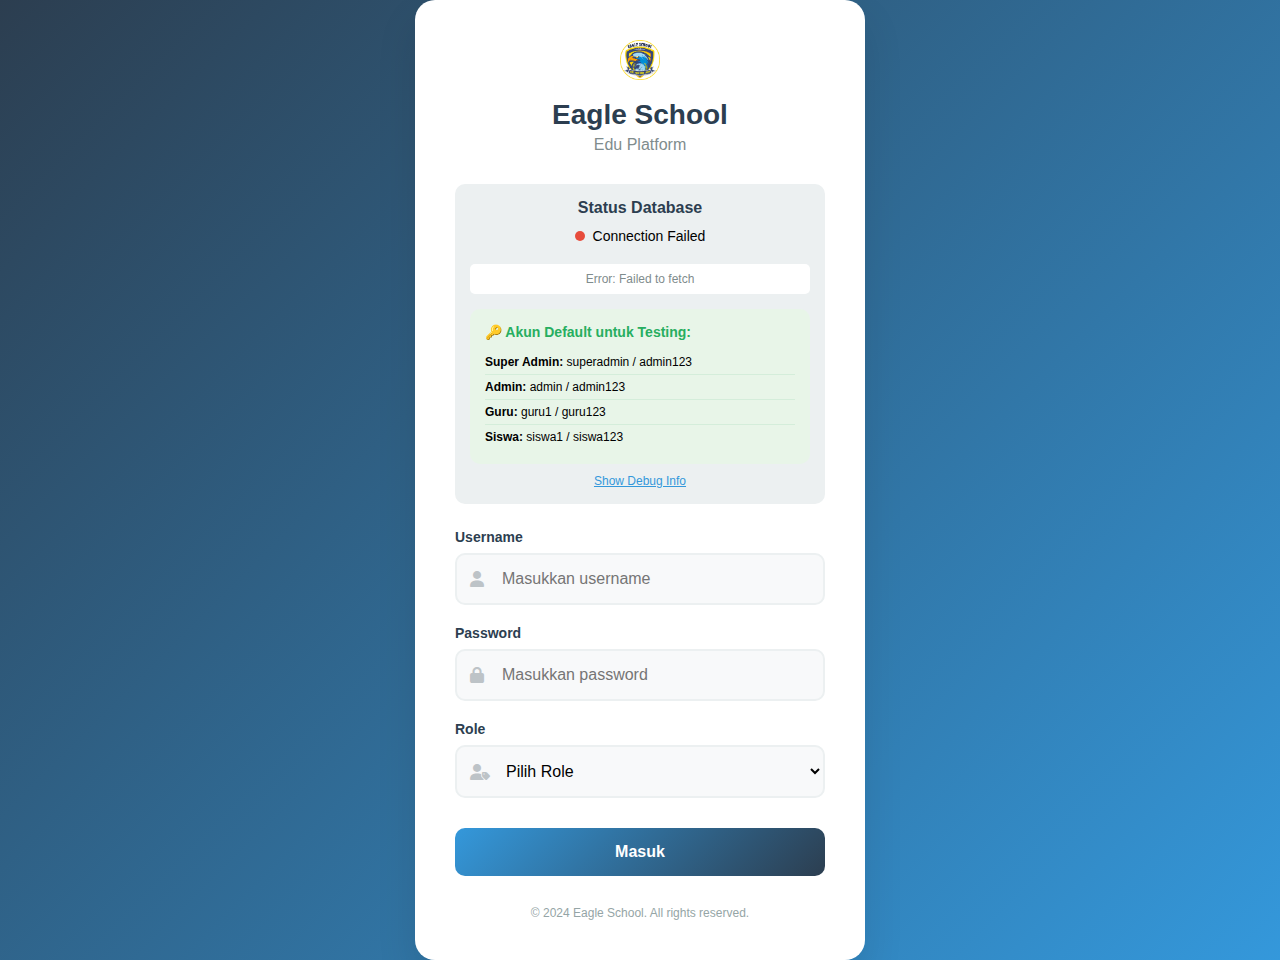
<file: index.html>
<!DOCTYPE html>
<html lang="id">
<head>
    <meta charset="UTF-8">
    <meta name="viewport" content="width=device-width, initial-scale=1.0">
    <title>Eagle School - Login</title>
    <link href="https://cdnjs.cloudflare.com/ajax/libs/font-awesome/6.0.0/css/all.min.css" rel="stylesheet">
    <style>
        * {
            margin: 0;
            padding: 0;
            box-sizing: border-box;
        }

        body {
            font-family: 'Segoe UI', Tahoma, Geneva, Verdana, sans-serif;
            background: linear-gradient(135deg, #2c3e50 0%, #3498db 100%);
            min-height: 100vh;
            display: flex;
            justify-content: center;
            align-items: center;
        }

        .login-container {
            background: white;
            border-radius: 20px;
            box-shadow: 0 20px 40px rgba(0, 0, 0, 0.1);
            padding: 40px;
            width: 100%;
            max-width: 450px;
            text-align: center;
        }

        .logo-section {
            margin-bottom: 30px;
        }

        .logo-section img {
            width: 80px;
            height: 80px;
            margin-bottom: 15px;
        }

        .logo-section h1 {
            color: #2c3e50;
            font-size: 28px;
            font-weight: 700;
            margin-bottom: 5px;
        }

        .logo-section p {
            color: #7f8c8d;
            font-size: 16px;
        }

        .config-section {
            background: #ecf0f1;
            padding: 15px;
            border-radius: 10px;
            margin-bottom: 25px;
        }

        .config-section h3 {
            color: #2c3e50;
            margin-bottom: 10px;
            font-size: 16px;
        }

        .status-indicator {
            display: inline-flex;
            align-items: center;
            gap: 8px;
            font-size: 14px;
            margin-bottom: 10px;
        }

        .status-dot {
            width: 10px;
            height: 10px;
            border-radius: 50%;
            background: #e74c3c;
        }

        .status-dot.online {
            background: #27ae60;
        }

        .config-info {
            font-size: 12px;
            color: #7f8c8d;
            background: white;
            padding: 8px;
            border-radius: 5px;
            margin-top: 10px;
        }

        .form-group {
            margin-bottom: 20px;
            text-align: left;
        }

        .form-group label {
            display: block;
            margin-bottom: 8px;
            font-weight: 600;
            color: #2c3e50;
            font-size: 14px;
        }

        .input-wrapper {
            position: relative;
        }

        .input-wrapper i {
            position: absolute;
            left: 15px;
            top: 50%;
            transform: translateY(-50%);
            color: #bdc3c7;
            font-size: 16px;
        }

        input, select {
            width: 100%;
            padding: 15px 15px 15px 45px;
            border: 2px solid #ecf0f1;
            border-radius: 10px;
            font-size: 16px;
            transition: all 0.3s ease;
            background: #f8f9fa;
        }

        input:focus, select:focus {
            outline: none;
            border-color: #3498db;
            background: white;
            box-shadow: 0 0 0 3px rgba(52, 152, 219, 0.1);
        }

        select {
            padding-left: 45px;
            cursor: pointer;
        }

        .login-btn {
            width: 100%;
            padding: 15px;
            background: linear-gradient(135deg, #3498db 0%, #2c3e50 100%);
            color: white;
            border: none;
            border-radius: 10px;
            font-size: 16px;
            font-weight: 600;
            cursor: pointer;
            transition: all 0.3s ease;
            margin-top: 10px;
        }

        .login-btn:hover:not(:disabled) {
            transform: translateY(-2px);
            box-shadow: 0 10px 20px rgba(52, 152, 219, 0.2);
        }

        .login-btn:disabled {
            opacity: 0.6;
            cursor: not-allowed;
            transform: none;
        }

        .alert {
            padding: 12px;
            border-radius: 8px;
            margin-bottom: 20px;
            font-size: 14px;
            font-weight: 500;
        }

        .alert-success {
            background: #d4edda;
            color: #155724;
            border: 1px solid #c3e6cb;
        }

        .alert-error {
            background: #f8d7da;
            color: #721c24;
            border: 1px solid #f5c6cb;
        }

        .loading {
            display: inline-block;
            width: 20px;
            height: 20px;
            border: 2px solid #ffffff;
            border-top: 2px solid transparent;
            border-radius: 50%;
            animation: spin 1s linear infinite;
            margin-right: 10px;
        }

        @keyframes spin {
            0% { transform: rotate(0deg); }
            100% { transform: rotate(360deg); }
        }

        .footer-text {
            margin-top: 30px;
            color: #95a5a6;
            font-size: 12px;
        }

        .default-accounts {
            background: #e8f5e8;
            padding: 15px;
            border-radius: 10px;
            margin-top: 15px;
            text-align: left;
        }

        .default-accounts h4 {
            color: #27ae60;
            margin-bottom: 10px;
            font-size: 14px;
        }

        .account-item {
            display: flex;
            justify-content: space-between;
            padding: 5px 0;
            border-bottom: 1px solid #d4edda;
            font-size: 12px;
        }

        .account-item:last-child {
            border-bottom: none;
        }

        .toggle-debug {
            background: none;
            border: none;
            color: #3498db;
            cursor: pointer;
            font-size: 12px;
            text-decoration: underline;
            margin-top: 10px;
        }

        .debug-info {
            background: #f8f9fa;
            padding: 10px;
            border-radius: 5px;
            margin-top: 10px;
            font-size: 12px;
            color: #666;
            text-align: left;
            max-height: 150px;
            overflow-y: auto;
            display: none;
        }

        /* Responsive */
        @media (max-width: 480px) {
            .login-container {
                margin: 20px;
                padding: 30px 20px;
            }
        }
    </style>
</head>
<body>
    <div class="login-container">
        <!-- Logo Section -->
        <div class="logo-section">
            <img src="Picture/eagle.png" alt="Logo Graduation Cap" style="width: 40px; height: auto;">
            <h1>Eagle School</h1>
            <p>Edu Platform</p>
        </div>

        <!-- Configuration Section -->
        <div class="config-section">
            <h3>Status Database</h3>
            <div class="status-indicator">
                <span class="status-dot" id="dbStatus"></span>
                <span id="dbStatusText">Checking connection...</span>
            </div>
            <div class="config-info" id="configInfo">
                Google Apps Script - Menguji koneksi ke database
            </div>
            
            <!-- Default Accounts Info -->
            <div class="default-accounts">
                <h4>🔑 Akun Default untuk Testing:</h4>
                <div class="account-item">
                    <span><strong>Super Admin:</strong> superadmin / admin123</span>
                </div>
                <div class="account-item">
                    <span><strong>Admin:</strong> admin / admin123</span>
                </div>
                <div class="account-item">
                    <span><strong>Guru:</strong> guru1 / guru123</span>
                </div>
                <div class="account-item">
                    <span><strong>Siswa:</strong> siswa1 / siswa123</span>
                </div>
            </div>
            
            <button class="toggle-debug" onclick="toggleDebug()">Show Debug Info</button>
            <div class="debug-info" id="debugInfo"></div>
        </div>

        <!-- Login Section -->
        <div id="loginSection">
            <div id="loginAlert"></div>
            <form id="loginForm">
                <div class="form-group">
                    <label for="username">Username</label>
                    <div class="input-wrapper">
                        <i class="fas fa-user"></i>
                        <input type="text" id="username" name="username" placeholder="Masukkan username" required>
                    </div>
                </div>

                <div class="form-group">
                    <label for="password">Password</label>
                    <div class="input-wrapper">
                        <i class="fas fa-lock"></i>
                        <input type="password" id="password" name="password" placeholder="Masukkan password" required>
                    </div>
                </div>

                <div class="form-group">
                    <label for="role">Role</label>
                    <div class="input-wrapper">
                        <i class="fas fa-user-tag"></i>
                        <select id="role" name="role" required>
                            <option value="">Pilih Role</option>
                            <option value="siswa">Siswa</option>
                            <option value="guru">Guru</option>
                            <option value="admin">Admin</option>
                            <option value="superadmin">Super Admin</option>
                        </select>
                    </div>
                </div>

                <button type="submit" class="login-btn" id="loginBtn">
                    <span id="loginBtnText">Masuk</span>
                </button>
            </form>

            <div class="footer-text">
                &copy; 2024 Eagle School. All rights reserved.
            </div>
        </div>
    </div>

    <script>
        // KONFIGURASI - GANTI DENGAN URL DEPLOYMENT APPS SCRIPT ANDA
        const GOOGLE_SCRIPT_URL = 'https://script.google.com/macros/s/AKfycbzIuhHozhAWHKEWqrvbTTGDPa513V-WAYdoucTYiRzl07Sdk26YV-D-r09CEvC7wLmz/exec';
        
        // Role page mappings - sesuaikan dengan struktur folder Anda
        const ROLE_PAGES = {
            'siswa': 'pages/siswa/index.html',
            'guru': 'pages/guru/index.html', 
            'admin': 'index.html',
            'superadmin': 'userid.html'
        };

        let currentUser = null;
        let debugLogs = [];

        // Fungsi untuk log debug
        function debugLog(message) {
            const timestamp = new Date().toLocaleTimeString();
            debugLogs.push(`[${timestamp}] ${message}`);
            updateDebugInfo();
            console.log(message);
        }

        // Update debug info display
        function updateDebugInfo() {
            const debugInfo = document.getElementById('debugInfo');
            debugInfo.innerHTML = debugLogs.slice(-10).join('<br>'); // Show last 10 logs
        }

        // Toggle debug info
        function toggleDebug() {
            const debugInfo = document.getElementById('debugInfo');
            const toggleBtn = document.querySelector('.toggle-debug');
            
            if (debugInfo.style.display === 'none') {
                debugInfo.style.display = 'block';
                toggleBtn.textContent = 'Hide Debug Info';
            } else {
                debugInfo.style.display = 'none';
                toggleBtn.textContent = 'Show Debug Info';
            }
        }

        // Fungsi untuk cek koneksi database
        async function checkDatabaseConnection() {
            const statusDot = document.getElementById('dbStatus');
            const statusText = document.getElementById('dbStatusText');
            const configInfo = document.getElementById('configInfo');
            
            debugLog('Checking database connection...');
            
            try {
                const response = await fetch(GOOGLE_SCRIPT_URL + '?action=test', {
                    method: 'GET',
                });
                
                debugLog(`Response status: ${response.status}`);
                
                if (response.ok) {
                    const data = await response.json();
                    debugLog(`Response data: ${JSON.stringify(data)}`);
                    
                    statusDot.classList.add('online');
                    statusText.textContent = 'Database Connected';
                    configInfo.textContent = `Connected to Google Sheets - ${data.message || 'Ready'}`;
                } else {
                    throw new Error(`HTTP ${response.status}`);
                }
            } catch (error) {
                debugLog(`Database connection error: ${error.message}`);
                statusDot.classList.remove('online');
                statusText.textContent = 'Connection Failed';
                configInfo.textContent = `Error: ${error.message}`;
            }
        }

        // Fungsi untuk menampilkan alert
        function showAlert(message, type = 'error') {
            const alertDiv = document.getElementById('loginAlert');
            alertDiv.innerHTML = `<div class="alert alert-${type}">${message}</div>`;
            
            // Auto hide after 5 seconds
            setTimeout(() => {
                alertDiv.innerHTML = '';
            }, 5000);
        }

        // Fungsi login
        async function handleLogin(event) {
            event.preventDefault();
            
            const username = document.getElementById('username').value;
            const password = document.getElementById('password').value;
            const role = document.getElementById('role').value;
            const loginBtn = document.getElementById('loginBtn');
            const loginBtnText = document.getElementById('loginBtnText');
            
            // Validasi input
            if (!username || !password || !role) {
                showAlert('Semua field harus diisi!');
                return;
            }
            
            // Set loading state
            loginBtn.disabled = true;
            loginBtnText.innerHTML = '<span class="loading"></span>Memproses...';
            
            debugLog(`Login attempt: ${username} as ${role}`);
            
            try {
                const formData = new FormData();
                formData.append('action', 'login');
                formData.append('username', username);
                formData.append('password', password);
                formData.append('role', role);
                
                const response = await fetch(GOOGLE_SCRIPT_URL, {
                    method: 'POST',
                    body: formData
                });
                
                debugLog(`Login response status: ${response.status}`);
                
                const data = await response.json();
                debugLog(`Login response: ${JSON.stringify(data)}`);
                
                if (data.success) {
                    currentUser = data.user;
                    showAlert('Login berhasil! Mengalihkan...', 'success');
                    
                    // Simpan session
                    sessionStorage.setItem('currentUser', JSON.stringify(currentUser));
                    
                    // Redirect berdasarkan role
                    setTimeout(() => {
                        if (role === 'admin') {
                            // Untuk admin, redirect ke index.html (halaman utama)
                            window.location.href = 'index.html';
                        } else {
                            // Untuk role lain, redirect ke halaman masing-masing
                            const targetPage = ROLE_PAGES[role];
                            if (targetPage) {
                                window.location.href = targetPage;
                            } else {
                                window.location.href = 'index.html';
                            }
                        }
                    }, 1500);
                    
                } else {
                    showAlert(data.message || 'Login gagal!');
                }
                
            } catch (error) {
                debugLog(`Login error: ${error.message}`);
                showAlert('Terjadi kesalahan saat login. Silakan coba lagi.');
            } finally {
                // Reset button state
                loginBtn.disabled = false;
                loginBtnText.textContent = 'Masuk';
            }
        }

        // Event listeners
        document.addEventListener('DOMContentLoaded', function() {
            // Cek koneksi database saat halaman dimuat
            checkDatabaseConnection();
            
            // Set up login form
            document.getElementById('loginForm').addEventListener('submit', handleLogin);
            
            // Auto-fill untuk testing (opsional - hapus di production)
            const params = new URLSearchParams(window.location.search);
            if (params.get('test') === '1') {
                document.getElementById('username').value = 'admin';
                document.getElementById('password').value = 'admin123';
                document.getElementById('role').value = 'admin';
            }
            
            debugLog('Login page loaded successfully');
        });

        // Cek jika user sudah login
        window.addEventListener('load', function() {
            const savedUser = sessionStorage.getItem('currentUser');
            if (savedUser) {
                try {
                    currentUser = JSON.parse(savedUser);
                    debugLog(`Found saved session for: ${currentUser.username}`);
                    
                    // Redirect jika sudah login
                    const targetPage = ROLE_PAGES[currentUser.role] || 'index.html';
                    window.location.href = targetPage;
                } catch (error) {
                    debugLog(`Error parsing saved session: ${error.message}`);
                    sessionStorage.removeItem('currentUser');
                }
            }
        });
    </script>
</body>
</html>
</file>
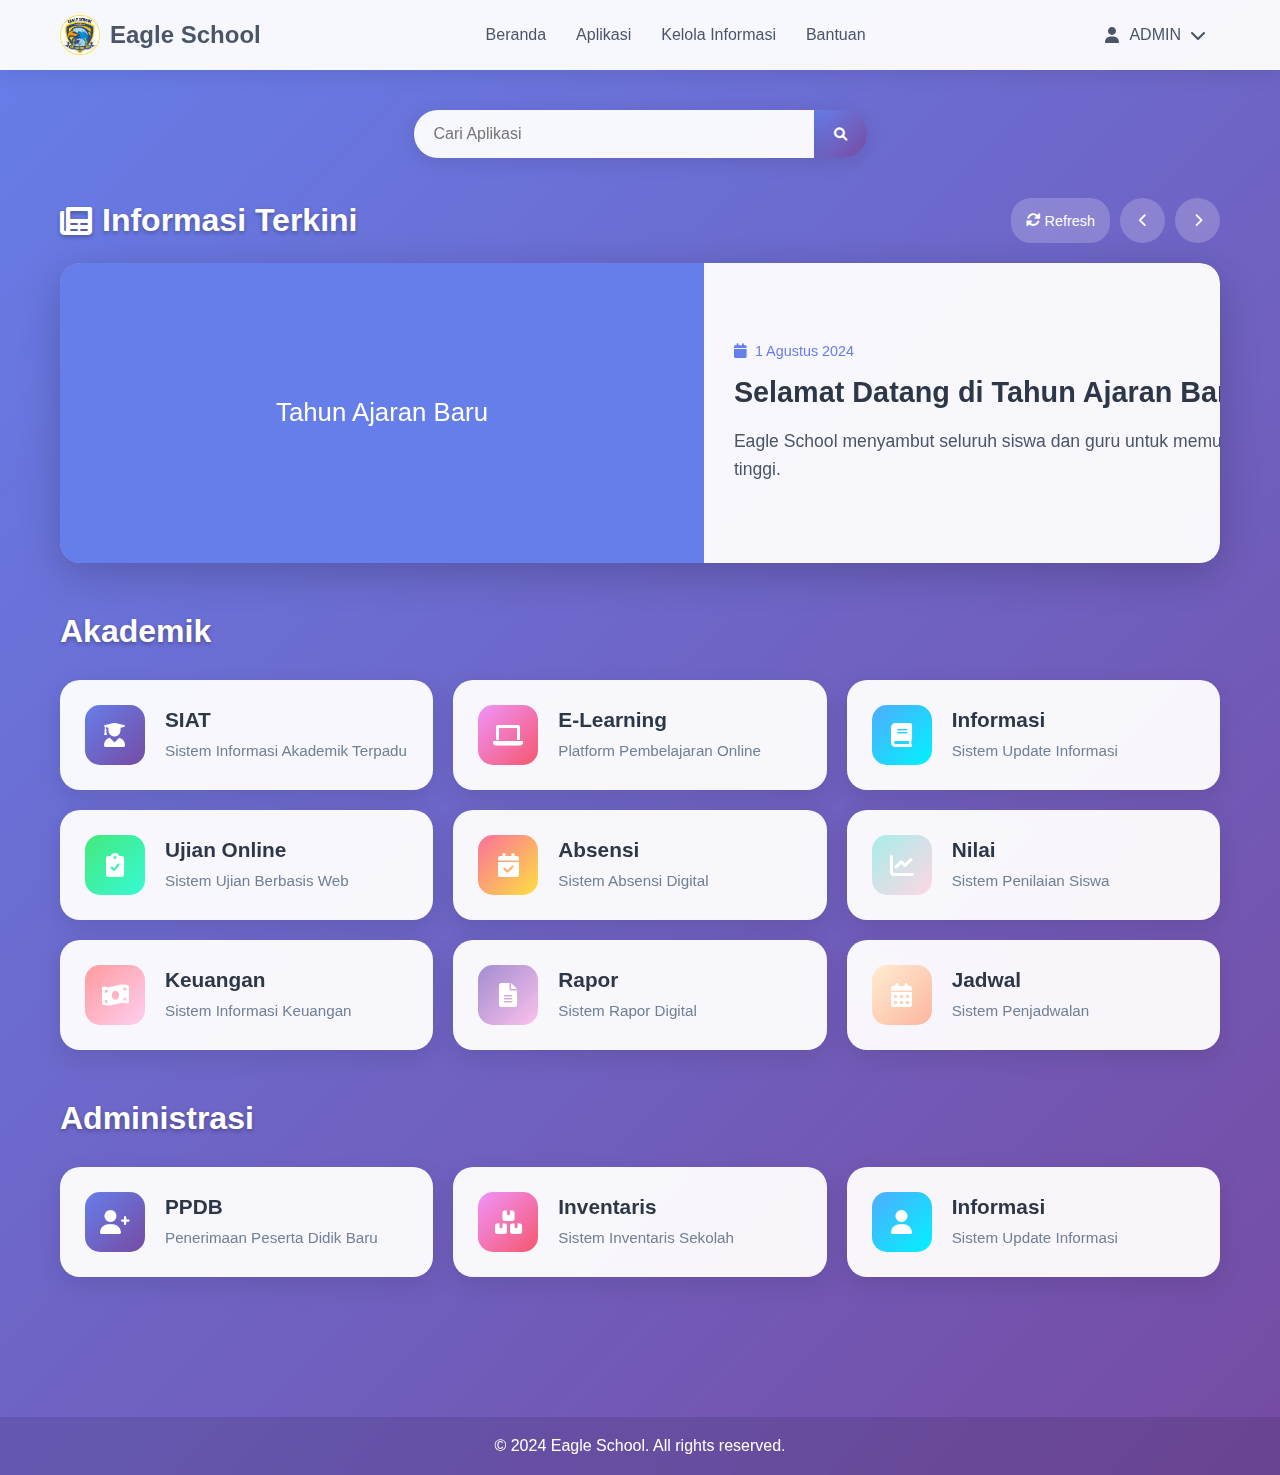
<file: dashboard.html>
<!DOCTYPE html>
<html lang="id">
<head>
    <meta charset="UTF-8">
    <meta name="viewport" content="width=device-width, initial-scale=1.0">
    <title>Eagle School - Portal Pendidikan</title>
    <link rel="stylesheet" href="styles.css">
    <link href="https://cdnjs.cloudflare.com/ajax/libs/font-awesome/6.0.0/css/all.min.css" rel="stylesheet">
    <style>
        * {
            margin: 0;
            padding: 0;
            box-sizing: border-box;
        }

        body {
            font-family: 'Segoe UI', Tahoma, Geneva, Verdana, sans-serif;
            background: linear-gradient(135deg, #667eea 0%, #764ba2 100%);
            min-height: 100vh;
            color: #333;
        }

        .container {
            max-width: 1200px;
            margin: 0 auto;
            padding: 0 20px;
        }

        .header {
            background: rgba(255, 255, 255, 0.95);
            backdrop-filter: blur(10px);
            box-shadow: 0 2px 20px rgba(0, 0, 0, 0.1);
            position: sticky;
            top: 0;
            z-index: 1000;
        }

        .header-content {
            display: flex;
            justify-content: space-between;
            align-items: center;
            padding: 15px 20px;
            max-width: 1200px;
            margin: 0 auto;
        }

        .logo {
            display: flex;
            align-items: center;
            gap: 10px;
            font-size: 1.5rem;
            font-weight: bold;
            color: #4a5568;
        }

        .nav {
            display: flex;
            gap: 30px;
        }

        .nav-link {
            text-decoration: none;
            color: #4a5568;
            font-weight: 500;
            transition: color 0.3s ease;
        }

        .nav-link:hover {
            color: #667eea;
        }

        .user-menu {
            display: flex;
            align-items: center;
            gap: 10px;
            color: #4a5568;
            cursor: pointer;
            padding: 8px 15px;
            border-radius: 20px;
            transition: background 0.3s ease;
        }

        .user-menu:hover {
            background: #f7fafc;
        }

        .main-content {
            padding: 40px 0;
        }

        .search-container {
            display: flex;
            justify-content: center;
            margin-bottom: 40px;
        }

        .search-input {
            width: 400px;
            padding: 15px 20px;
            border: none;
            border-radius: 25px 0 0 25px;
            font-size: 16px;
            outline: none;
            background: rgba(255, 255, 255, 0.95);
            backdrop-filter: blur(10px);
        }

        .search-btn {
            padding: 15px 20px;
            border: none;
            border-radius: 0 25px 25px 0;
            background: linear-gradient(135deg, #667eea, #764ba2);
            color: white;
            cursor: pointer;
            transition: all 0.3s ease;
        }

        .search-btn:hover {
            transform: scale(1.05);
        }

        .section {
            margin-bottom: 50px;
        }

        .section-title {
            font-size: 2rem;
            color: white;
            margin-bottom: 30px;
            text-shadow: 0 2px 4px rgba(0, 0, 0, 0.3);
        }

        .app-grid {
            display: grid;
            grid-template-columns: repeat(auto-fit, minmax(280px, 1fr));
            gap: 20px;
        }

        .app-card {
            background: rgba(255, 255, 255, 0.95);
            border-radius: 20px;
            padding: 25px;
            display: flex;
            align-items: center;
            gap: 20px;
            transition: all 0.3s ease;
            backdrop-filter: blur(10px);
            box-shadow: 0 8px 25px rgba(0, 0, 0, 0.1);
            cursor: pointer;
        }

        .app-card:hover {
            transform: translateY(-5px);
            box-shadow: 0 15px 40px rgba(0, 0, 0, 0.2);
        }

        .app-icon {
            width: 60px;
            height: 60px;
            border-radius: 15px;
            display: flex;
            align-items: center;
            justify-content: center;
            font-size: 1.5rem;
            color: white;
            flex-shrink: 0;
        }

        .siakad { background: linear-gradient(135deg, #667eea, #764ba2); }
        .elearning { background: linear-gradient(135deg, #f093fb, #f5576c); }
        .library { background: linear-gradient(135deg, #4facfe, #00f2fe); }
        .exam { background: linear-gradient(135deg, #43e97b, #38f9d7); }
        .attendance { background: linear-gradient(135deg, #fa709a, #fee140); }
        .grades { background: linear-gradient(135deg, #a8edea, #fed6e3); }
        .finance { background: linear-gradient(135deg, #ff9a9e, #fecfef); }
        .report { background: linear-gradient(135deg, #a18cd1, #fbc2eb); }
        .schedule { background: linear-gradient(135deg, #ffecd2, #fcb69f); }
        .ppdb { background: linear-gradient(135deg, #667eea, #764ba2); }
        .inventory { background: linear-gradient(135deg, #f093fb, #f5576c); }
        .hr { background: linear-gradient(135deg, #4facfe, #00f2fe); }

        .app-info {
            flex: 1;
        }

        .app-title {
            font-size: 1.3rem;
            font-weight: 700;
            color: #2d3748;
            margin-bottom: 8px;
        }

        .app-description {
            color: #718096;
            font-size: 0.95rem;
        }

        .footer {
            background: rgba(0, 0, 0, 0.1);
            color: white;
            text-align: center;
            padding: 20px 0;
            backdrop-filter: blur(10px);
        }

        /* News Section Styles */
        .news-section {
            margin-bottom: 50px;
        }

        .news-header {
            display: flex;
            justify-content: space-between;
            align-items: center;
            margin-bottom: 20px;
        }

        .news-title {
            font-size: 2rem;
            color: white;
            text-shadow: 0 2px 4px rgba(0, 0, 0, 0.3);
            display: flex;
            align-items: center;
            gap: 10px;
        }

        .news-controls {
            display: flex;
            gap: 10px;
        }

        .news-btn {
            width: 45px;
            height: 45px;
            border: none;
            border-radius: 50%;
            background: rgba(255, 255, 255, 0.2);
            color: white;
            cursor: pointer;
            display: flex;
            align-items: center;
            justify-content: center;
            transition: all 0.3s ease;
            backdrop-filter: blur(10px);
        }

        .news-btn:hover {
            background: rgba(255, 255, 255, 0.3);
            transform: scale(1.1);
        }

        .news-btn:disabled {
            opacity: 0.5;
            cursor: not-allowed;
        }

        .news-slider {
            overflow: hidden;
            border-radius: 20px;
            box-shadow: 0 10px 40px rgba(0, 0, 0, 0.2);
        }

        .news-container {
            display: flex;
            transition: transform 0.5s ease;
        }

        .news-item {
            min-width: 100%;
            flex-shrink: 0;
        }

        .news-card {
            background: rgba(255, 255, 255, 0.95);
            border-radius: 20px;
            overflow: hidden;
            backdrop-filter: blur(10px);
            display: flex;
            min-height: 300px;
        }

        .news-image {
            width: 40%;
            height: 300px;
            object-fit: cover;
            flex-shrink: 0;
        }

        .news-content {
            padding: 30px;
            flex: 1;
            display: flex;
            flex-direction: column;
            justify-content: center;
        }

        .news-date {
            color: #667eea;
            font-size: 0.9rem;
            margin-bottom: 15px;
            display: flex;
            align-items: center;
            gap: 8px;
            font-weight: 500;
        }

        .news-card-title {
            font-size: 1.8rem;
            font-weight: 700;
            color: #2d3748;
            margin-bottom: 15px;
            line-height: 1.3;
        }

        .news-card-content {
            color: #4a5568;
            font-size: 1.1rem;
            line-height: 1.6;
        }

        .no-news {
            text-align: center;
            color: white;
            font-size: 1.2rem;
            padding: 60px;
            background: rgba(255, 255, 255, 0.1);
            border-radius: 20px;
            backdrop-filter: blur(10px);
        }

        .refresh-btn {
            background: rgba(255, 255, 255, 0.2);
            border: none;
            color: white;
            padding: 8px 15px;
            border-radius: 20px;
            cursor: pointer;
            font-size: 0.9rem;
            transition: all 0.3s ease;
            display: flex;
            align-items: center;
            gap: 5px;
        }

        .refresh-btn:hover {
            background: rgba(255, 255, 255, 0.3);
        }

        /* Responsive Design */
        @media (max-width: 768px) {
            .search-input {
                width: 250px;
            }

            .news-header {
                flex-direction: column;
                gap: 15px;
                text-align: center;
            }

            .news-card {
                flex-direction: column;
                min-height: auto;
            }

            .news-image {
                width: 100%;
                height: 200px;
            }

            .news-content {
                padding: 20px;
            }

            .news-card-title {
                font-size: 1.4rem;
            }

            .news-card-content {
                font-size: 1rem;
            }
        }
    </style>
</head>
<body>
    <!-- Header -->
    <header class="header">
        <div class="header-content">
            <div class="logo">
                <img src="Picture/eagle.png" alt="Logo Graduation Cap" style="width: 40px; height: auto;">
                <span>Eagle School</span>
            </div>
            <nav class="nav">
                <a href="#" class="nav-link">Beranda</a>
                <a href="#" class="nav-link">Aplikasi</a>
                <a href="informasi.html" class="nav-link">Kelola Informasi</a>
                <a href="#" class="nav-link">Bantuan</a>
            </nav>
            <div class="user-menu">
                <i class="fas fa-user"></i>
                <span>ADMIN</span>
                <i class="fas fa-chevron-down"></i>
            </div>
        </div>
    </header>

    <!-- Main Content -->
    <main class="main-content">
        <div class="container">
            <!-- Search Bar -->
            <div class="search-container">
                <input type="text" placeholder="Cari Aplikasi" class="search-input">
                <button class="search-btn">
                    <i class="fas fa-search"></i>
                </button>
            </div>

            <!-- News Slider Section -->
            <section class="news-section">
                <div class="news-header">
                    <h2 class="news-title">
                        <i class="fas fa-newspaper"></i>
                        Informasi Terkini
                    </h2>
                    <div class="news-controls">
                        <button class="refresh-btn" onclick="forceReloadNews()">
                            <i class="fas fa-sync-alt"></i>
                            Refresh
                        </button>
                        <button class="news-btn prev-btn" onclick="slideNews(-1)">
                            <i class="fas fa-chevron-left"></i>
                        </button>
                        <button class="news-btn next-btn" onclick="slideNews(1)">
                            <i class="fas fa-chevron-right"></i>
                        </button>
                    </div>
                </div>
                <div class="news-slider">
                    <div class="news-container" id="newsContainer">
                        <!-- News items will be loaded here -->
                    </div>
                </div>
            </section>

            <!-- Academic Section -->
            <section class="section">
                <h2 class="section-title">Akademik</h2>
                <div class="app-grid">
                    <!-- SIAKAD -->
                    <div class="app-card">
                        <div class="app-icon siakad">
                            <i class="fas fa-user-graduate"></i>
                        </div>
                        <div class="app-info">
                            <h3 class="app-title">SIAT</h3>
                            <p class="app-description">Sistem Informasi Akademik Terpadu</p>
                        </div>
                    </div>

                    <!-- E-Learning -->
                    <div class="app-card">
                        <div class="app-icon elearning">
                            <i class="fas fa-laptop"></i>
                        </div>
                        <div class="app-info">
                            <h3 class="app-title">E-Learning</h3>
                            <p class="app-description">Platform Pembelajaran Online</p>
                        </div>
                    </div>

                    <!-- informasi -->
                    <a href="informasi.html" style="text-decoration: none; color: inherit;">
                        <div class="app-card">
                            <div class="app-icon library">
                                <i class="fas fa-book"></i>
                            </div>
                            <div class="app-info">
                                <h3 class="app-title">Informasi</h3>
                                <p class="app-description">Sistem Update Informasi</p>
                            </div>
                        </div>
                    </a>

                    <!-- Ujian Online -->
                    <div class="app-card">
                        <div class="app-icon exam">
                            <i class="fas fa-clipboard-check"></i>
                        </div>
                        <div class="app-info">
                            <h3 class="app-title">Ujian Online</h3>
                            <p class="app-description">Sistem Ujian Berbasis Web</p>
                        </div>
                    </div>

                    <!-- Absensi -->
                    <div class="app-card">
                        <div class="app-icon attendance">
                            <i class="fas fa-calendar-check"></i>
                        </div>
                        <div class="app-info">
                            <h3 class="app-title">Absensi</h3>
                            <p class="app-description">Sistem Absensi Digital</p>
                        </div>
                    </div>

                    <!-- Nilai -->
                    <div class="app-card">
                        <div class="app-icon grades">
                            <i class="fas fa-chart-line"></i>
                        </div>
                        <div class="app-info">
                            <h3 class="app-title">Nilai</h3>
                            <p class="app-description">Sistem Penilaian Siswa</p>
                        </div>
                    </div>

                    <!-- Keuangan -->
                    <div class="app-card">
                        <div class="app-icon finance">
                            <i class="fas fa-money-bill-wave"></i>
                        </div>
                        <div class="app-info">
                            <h3 class="app-title">Keuangan</h3>
                            <p class="app-description">Sistem Informasi Keuangan</p>
                        </div>
                    </div>

                    <!-- Rapor -->
                    <div class="app-card">
                        <div class="app-icon report">
                            <i class="fas fa-file-alt"></i>
                        </div>
                        <div class="app-info">
                            <h3 class="app-title">Rapor</h3>
                            <p class="app-description">Sistem Rapor Digital</p>
                        </div>
                    </div>

                    <!-- Jadwal -->
                    <div class="app-card">
                        <div class="app-icon schedule">
                            <i class="fas fa-calendar-alt"></i>
                        </div>
                        <div class="app-info">
                            <h3 class="app-title">Jadwal</h3>
                            <p class="app-description">Sistem Penjadwalan</p>
                        </div>
                    </div>
                </div>
            </section>

            <!-- Administrative Section -->
            <section class="section">
                <h2 class="section-title">Administrasi</h2>
                <div class="app-grid">
                    <!-- PPDB -->
                    <div class="app-card">
                        <div class="app-icon ppdb">
                            <i class="fas fa-user-plus"></i>
                        </div>
                        <div class="app-info">
                            <h3 class="app-title">PPDB</h3>
                            <p class="app-description">Penerimaan Peserta Didik Baru</p>
                        </div>
                    </div>

                    <!-- Inventaris -->
                    <div class="app-card">
                        <div class="app-icon inventory">
                            <i class="fas fa-boxes"></i>
                        </div>
                        <div class="app-info">
                            <h3 class="app-title">Inventaris</h3>
                            <p class="app-description">Sistem Inventaris Sekolah</p>
                        </div>
                    </div>

                    <!-- Kepegawaian -->
                    <a href="userid.html" style="text-decoration: none; color: inherit;">
                        <div class="app-card">
                            <div class="app-icon hr">
                                <i class="fas fa-user"></i>
                            </div>
                            <div class="app-info">
                                <h3 class="app-title">Informasi</h3>
                                <p class="app-description">Sistem Update Informasi</p>
                            </div>
                        </div>
                    </a>
                </div>
            </section>
        </div>
    </main>

    <!-- Footer -->
    <footer class="footer">
        <div class="container">
            <p>&copy; 2024 Eagle School. All rights reserved.</p>
        </div>
    </footer>

    <script>
        let currentSlide = 0;
        let newsData = [];
        let autoSlideInterval;

        // Create colored placeholder image
        function createColoredPlaceholder(text, color) {
            const svg = `
                <svg width="400" height="200" xmlns="http://www.w3.org/2000/svg">
                    <rect width="400" height="200" fill="${color}"/>
                    <text x="200" y="100" font-family="Arial, sans-serif" font-size="16" fill="white" text-anchor="middle" dy="0.3em">${text}</text>
                </svg>
            `;
            return 'data:image/svg+xml;base64,' + btoa(unescape(encodeURIComponent(svg)));
        }

        // Get placeholder image as data URL
        function getPlaceholderImage() {
            const svg = `
                <svg width="400" height="200" xmlns="http://www.w3.org/2000/svg">
                    <rect width="400" height="200" fill="#e2e8f0"/>
                    <text x="200" y="100" font-family="Arial, sans-serif" font-size="16" fill="#718096" text-anchor="middle" dy="0.3em">No Image</text>
                </svg>
            `;
            return 'data:image/svg+xml;base64,' + btoa(unescape(encodeURIComponent(svg)));
        }

        // Load news data from localStorage
        function loadNews() {
            try {
                const savedNews = localStorage.getItem('schoolNews');
                console.log('Loading news from localStorage:', savedNews);
                
                if (savedNews && savedNews !== 'null') {
                    newsData = JSON.parse(savedNews);
                    console.log('Parsed news data:', newsData);
                } else {
                    // Default news data
                    newsData = [
                        {
                            id: 1,
                            title: "Selamat Datang di Tahun Ajaran Baru 2024/2025",
                            content: "Eagle School menyambut seluruh siswa dan guru untuk memulai tahun ajaran baru dengan semangat dan dedikasi tinggi.",
                            image: createColoredPlaceholder("Tahun Ajaran Baru", "#667eea"),
                            date: "2024-08-01"
                        },
                        {
                            id: 2,
                            title: "Pembukaan Pendaftaran Ekstrakurikuler",
                            content: "Berbagai pilihan ekstrakurikuler telah dibuka untuk mengembangkan bakat dan minat siswa di berbagai bidang.",
                            image: createColoredPlaceholder("Ekstrakurikuler", "#48bb78"),
                            date: "2024-07-28"
                        },
                        {
                            id: 3,
                            title: "Workshop Digital Learning untuk Guru",
                            content: "Pelatihan teknologi pembelajaran digital untuk meningkatkan kualitas pembelajaran di era modern.",
                            image: createColoredPlaceholder("Workshop", "#ed8936"),
                            date: "2024-07-25"
                        }
                    ];
                    // Save default data
                    localStorage.setItem('schoolNews', JSON.stringify(newsData));
                }
                
                // Ensure newsData is array and has valid structure
                if (!Array.isArray(newsData)) {
                    newsData = [];
                }
                
                displayNews();
            } catch (error) {
                console.error('Error loading news:', error);
                newsData = [];
                displayNews();
            }
        }

        // Force reload news (for refresh button)
        function forceReloadNews() {
            console.log('Force reloading news...');
            loadNews();
            showNotification('Data berhasil di-refresh!', 'success');
        }

        // Display news items
        function displayNews() {
            const container = document.getElementById('newsContainer');
            if (!container) return;
            
            container.innerHTML = '';

            if (!newsData || newsData.length === 0) {
                container.innerHTML = '<div class="no-news"><i class="fas fa-info-circle"></i><br>Belum ada informasi tersedia<br><small>Silakan tambah informasi melalui halaman Kelola Informasi</small></div>';
                updateNavigationButtons();
                return;
            }

            // Sort news by date (newest first)
            const sortedNews = [...newsData].sort((a, b) => new Date(b.date) - new Date(a.date));

            sortedNews.forEach((news, index) => {
                const newsItem = document.createElement('div');
                newsItem.className = 'news-item';
                
                // Handle image display with better error handling
                const placeholderImg = getPlaceholderImage();
                let imageHtml = '';
                if (news.image && news.image !== 'null' && news.image.trim() !== '') {
                    imageHtml = `<img src="${news.image}" alt="${escapeHtml(news.title)}" class="news-image" onerror="this.src='${placeholderImg}'">`;
                } else {
                    imageHtml = `<img src="${placeholderImg}" alt="${escapeHtml(news.title)}" class="news-image">`;
                }

                newsItem.innerHTML = `
                    <div class="news-card">
                        ${imageHtml}
                        <div class="news-content">
                            <div class="news-date">
                                <i class="fas fa-calendar"></i>
                                ${formatDate(news.date)}
                            </div>
                            <h3 class="news-card-title">${escapeHtml(news.title)}</h3>
                            <p class="news-card-content">${escapeHtml(news.content)}</p>
                        </div>
                    </div>
                `;
                container.appendChild(newsItem);
            });

            // Reset current slide if it's out of bounds
            if (currentSlide >= sortedNews.length) {
                currentSlide = 0;
            }

            updateSlider();
            updateNavigationButtons();
            startAutoSlide();
        }

        // Escape HTML to prevent XSS
        function escapeHtml(text) {
            const map = {
                '&': '&amp;',
                '<': '&lt;',
                '>': '&gt;',
                '"': '&quot;',
                "'": '&#039;'
            };
            return text.replace(/[&<>"']/g, function(m) { return map[m]; });
        }

        // Format date to Indonesian format
        function formatDate(dateString) {
            try {
                const date = new Date(dateString);
                if (isNaN(date.getTime())) {
                    return dateString;
                }
                return date.toLocaleDateString('id-ID', {
                    year: 'numeric',
                    month: 'long',
                    day: 'numeric'
                });
            } catch (error) {
                return dateString;
            }
        }

        // Update navigation buttons
        function updateNavigationButtons() {
            const prevBtn = document.querySelector('.prev-btn');
            const nextBtn = document.querySelector('.next-btn');
            
            if (!newsData || newsData.length <= 1) {
                if (prevBtn) prevBtn.disabled = true;
                if (nextBtn) nextBtn.disabled = true;
            } else {
                if (prevBtn) prevBtn.disabled = false;
                if (nextBtn) nextBtn.disabled = false;
            }
        }

        // Slide news
        function slideNews(direction) {
            if (!newsData || newsData.length === 0) return;
            
            stopAutoSlide();
            
            const maxSlide = Math.max(0, newsData.length - 1);
            currentSlide += direction;

            if (currentSlide < 0) {
                currentSlide = maxSlide;
            } else if (currentSlide > maxSlide) {
                currentSlide = 0;
            }

            updateSlider();
            startAutoSlide();
        }

        // Update slider position
        function updateSlider() {
            const container = document.getElementById('newsContainer');
            if (!container || !newsData || newsData.length === 0) return;
            
            const translateX = -currentSlide * 100;
            container.style.transform = `translateX(${translateX}%)`;
        }

        // Start auto slide
        function startAutoSlide() {
            stopAutoSlide();
            if (newsData && newsData.length > 1) {
                autoSlideInterval = setInterval(() => {
                    slideNews(1);
                }, 5000);
            }
        }

        // Stop auto slide
        function stopAutoSlide() {
            if (autoSlideInterval) {
                clearInterval(autoSlideInterval);
                autoSlideInterval = null;
            }
        }

        // Show notification
        function showNotification(message, type = 'success') {
            const notification = document.createElement('div');
            notification.innerHTML = `<i class="fas fa-${type === 'success' ? 'check-circle' : 'exclamation-circle'}"></i> ${message}`;
            notification.style.cssText = `
                position: fixed; 
                top: 20px; 
                right: 20px; 
                background: ${type === 'success' ? '#48bb78' : '#f56565'}; 
                color: white; 
                padding: 15px 20px; 
                border-radius: 10px; 
                box-shadow: 0 4px 15px rgba(0,0,0,0.2); 
                z-index: 10000; 
                display: flex; 
                align-items: center; 
                gap: 10px; 
                font-weight: 500;
                animation: slideIn 0.3s ease;
            `;
            
            // Add CSS for animation
            if (!document.getElementById('notificationStyles')) {
                const style = document.createElement('style');
                style.id = 'notificationStyles';
                style.textContent = `
                    @keyframes slideIn {
                        from { transform: translateX(100%); opacity: 0; }
                        to { transform: translateX(0); opacity: 1; }
                    }
                `;
                document.head.appendChild(style);
            }
            
            document.body.appendChild(notification);
            setTimeout(() => {
                if (notification.parentNode) {
                    notification.remove();
                }
            }, 3000);
        }

        // Initialize and event listeners
        document.addEventListener('DOMContentLoaded', function() {
            console.log('Page loaded, initializing...');
            loadNews();
        });

        // Listen for storage changes from other tabs/windows
        window.addEventListener('storage', function(e) {
            if (e.key === 'schoolNews') {
                console.log('Storage event detected, reloading news...');
                loadNews();
            }
        });

        // Reload news when page becomes visible (returning from other pages)
        document.addEventListener('visibilitychange', function() {
            if (!document.hidden) {
                console.log('Page became visible, reloading news...');
                setTimeout(() => {
                    loadNews();
                }, 100); // Small delay to ensure data is ready
            }
        });

        // Listen for custom events (for same-tab updates)
        window.addEventListener('newsUpdated', function() {
            console.log('News updated event received');
            loadNews();
        });

        // Focus event for when returning from another page in same tab
        window.addEventListener('focus', function() {
            console.log('Window focused, checking for updates...');
            setTimeout(() => {
                loadNews();
            }, 100);
        });

        // Cleanup on page unload
        window.addEventListener('beforeunload', function() {
            stopAutoSlide();
        });
    </script>
</body>
</html>
</file>
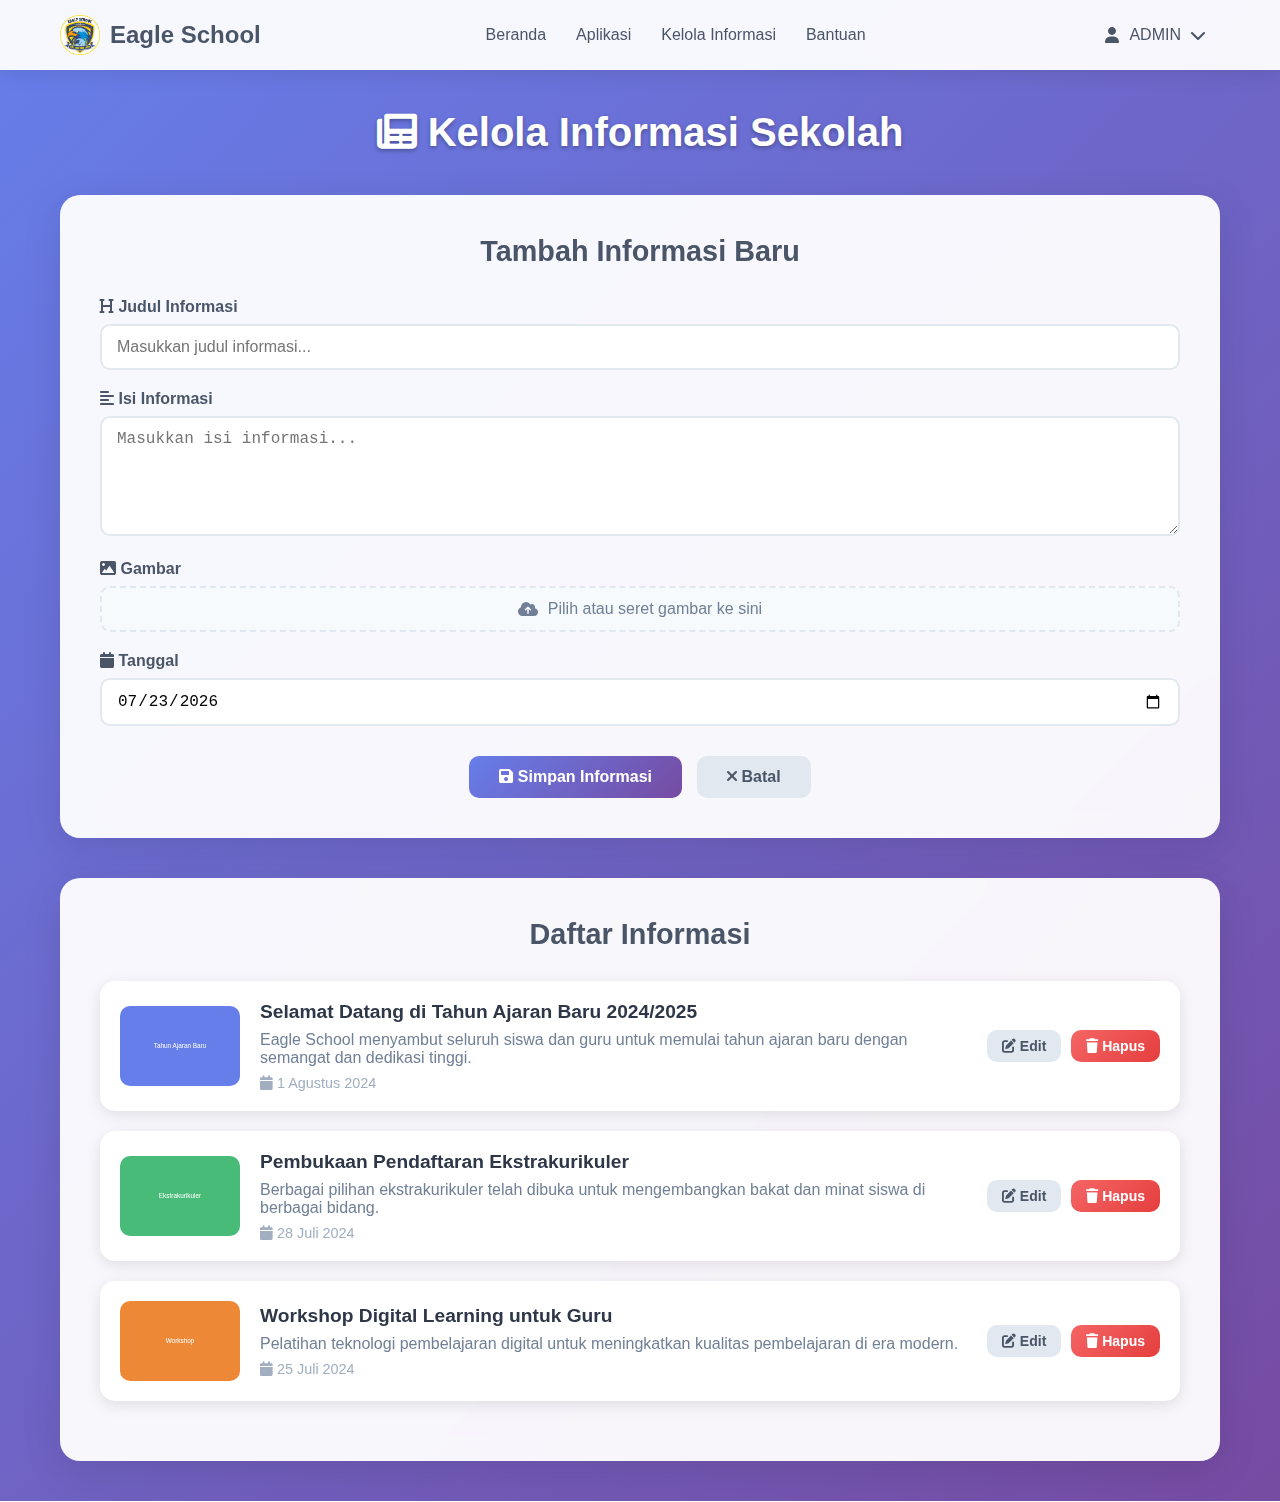
<file: informasi.html>
<!DOCTYPE html>
<html lang="id">
<head>
    <meta charset="UTF-8">
    <meta name="viewport" content="width=device-width, initial-scale=1.0">
    <title>Kelola Informasi - Eagle School</title>
    <link href="https://cdnjs.cloudflare.com/ajax/libs/font-awesome/6.0.0/css/all.min.css" rel="stylesheet">
    <style>
        * {
            margin: 0;
            padding: 0;
            box-sizing: border-box;
        }

        body {
            font-family: 'Segoe UI', Tahoma, Geneva, Verdana, sans-serif;
            background: linear-gradient(135deg, #667eea 0%, #764ba2 100%);
            min-height: 100vh;
            color: #333;
        }

        .container {
            max-width: 1200px;
            margin: 0 auto;
            padding: 0 20px;
        }

        .header {
            background: rgba(255, 255, 255, 0.95);
            backdrop-filter: blur(10px);
            box-shadow: 0 2px 20px rgba(0, 0, 0, 0.1);
            position: sticky;
            top: 0;
            z-index: 1000;
        }

        .header-content {
            display: flex;
            justify-content: space-between;
            align-items: center;
            padding: 15px 20px;
            max-width: 1200px;
            margin: 0 auto;
        }

        .logo {
            display: flex;
            align-items: center;
            gap: 10px;
            font-size: 1.5rem;
            font-weight: bold;
            color: #4a5568;
        }

        .nav {
            display: flex;
            gap: 30px;
        }

        .nav-link {
            text-decoration: none;
            color: #4a5568;
            font-weight: 500;
            transition: color 0.3s ease;
        }

        .nav-link:hover {
            color: #667eea;
        }

        .user-menu {
            display: flex;
            align-items: center;
            gap: 10px;
            color: #4a5568;
            cursor: pointer;
            padding: 8px 15px;
            border-radius: 20px;
            transition: background 0.3s ease;
        }

        .user-menu:hover {
            background: #f7fafc;
        }

        .main-content {
            padding: 40px 0;
        }

        .page-title {
            color: white;
            font-size: 2.5rem;
            text-align: center;
            margin-bottom: 40px;
            text-shadow: 0 2px 4px rgba(0, 0, 0, 0.3);
        }

        .form-container {
            background: rgba(255, 255, 255, 0.95);
            border-radius: 20px;
            padding: 40px;
            margin-bottom: 40px;
            box-shadow: 0 10px 40px rgba(0, 0, 0, 0.1);
            backdrop-filter: blur(10px);
        }

        .form-title {
            font-size: 1.8rem;
            color: #4a5568;
            margin-bottom: 30px;
            text-align: center;
        }

        .form-group {
            margin-bottom: 20px;
        }

        .form-label {
            display: block;
            margin-bottom: 8px;
            font-weight: 600;
            color: #4a5568;
        }

        .form-input {
            width: 100%;
            padding: 12px 15px;
            border: 2px solid #e2e8f0;
            border-radius: 10px;
            font-size: 16px;
            transition: border-color 0.3s ease;
            outline: none;
        }

        .form-input:focus {
            border-color: #667eea;
        }

        .form-textarea {
            width: 100%;
            padding: 12px 15px;
            border: 2px solid #e2e8f0;
            border-radius: 10px;
            font-size: 16px;
            resize: vertical;
            min-height: 120px;
            transition: border-color 0.3s ease;
            outline: none;
        }

        .form-textarea:focus {
            border-color: #667eea;
        }

        .file-input-container {
            position: relative;
            display: inline-block;
            width: 100%;
        }

        .file-input {
            display: none;
        }

        .file-input-label {
            display: flex;
            align-items: center;
            justify-content: center;
            gap: 10px;
            padding: 12px 15px;
            border: 2px dashed #e2e8f0;
            border-radius: 10px;
            background: #f7fafc;
            cursor: pointer;
            transition: all 0.3s ease;
            color: #718096;
        }

        .file-input-label:hover {
            border-color: #667eea;
            background: #edf2f7;
        }

        .preview-container {
            margin-top: 15px;
            display: none;
        }

        .preview-image {
            max-width: 300px;
            max-height: 200px;
            border-radius: 10px;
            box-shadow: 0 4px 15px rgba(0, 0, 0, 0.1);
        }

        .btn {
            padding: 12px 30px;
            border: none;
            border-radius: 10px;
            font-size: 16px;
            font-weight: 600;
            cursor: pointer;
            transition: all 0.3s ease;
            text-decoration: none;
            display: inline-block;
            text-align: center;
        }

        .btn-primary {
            background: linear-gradient(135deg, #667eea, #764ba2);
            color: white;
        }

        .btn-primary:hover {
            transform: translateY(-2px);
            box-shadow: 0 8px 25px rgba(102, 126, 234, 0.3);
        }

        .btn-secondary {
            background: #e2e8f0;
            color: #4a5568;
        }

        .btn-secondary:hover {
            background: #cbd5e0;
        }

        .btn-danger {
            background: linear-gradient(135deg, #f56565, #e53e3e);
            color: white;
        }

        .btn-danger:hover {
            transform: translateY(-2px);
            box-shadow: 0 8px 25px rgba(245, 101, 101, 0.3);
        }

        .form-actions {
            display: flex;
            gap: 15px;
            justify-content: center;
            margin-top: 30px;
        }

        .news-list {
            background: rgba(255, 255, 255, 0.95);
            border-radius: 20px;
            padding: 40px;
            box-shadow: 0 10px 40px rgba(0, 0, 0, 0.1);
            backdrop-filter: blur(10px);
        }

        .news-list-title {
            font-size: 1.8rem;
            color: #4a5568;
            margin-bottom: 30px;
            text-align: center;
        }

        .news-item {
            background: white;
            border-radius: 15px;
            padding: 20px;
            margin-bottom: 20px;
            box-shadow: 0 4px 15px rgba(0, 0, 0, 0.1);
            display: flex;
            gap: 20px;
            align-items: center;
        }

        .news-item-image {
            width: 120px;
            height: 80px;
            object-fit: cover;
            border-radius: 10px;
            flex-shrink: 0;
        }

        .news-item-content {
            flex: 1;
        }

        .news-item-title {
            font-size: 1.2rem;
            font-weight: 600;
            color: #2d3748;
            margin-bottom: 8px;
        }

        .news-item-text {
            color: #718096;
            margin-bottom: 8px;
            display: -webkit-box;
            -webkit-line-clamp: 2;
            -webkit-box-orient: vertical;
            overflow: hidden;
        }

        .news-item-date {
            color: #a0aec0;
            font-size: 0.9rem;
        }

        .news-item-actions {
            display: flex;
            gap: 10px;
            flex-shrink: 0;
        }

        .btn-small {
            padding: 8px 15px;
            font-size: 14px;
        }

        .empty-state {
            text-align: center;
            color: #a0aec0;
            font-style: italic;
            padding: 40px;
        }

        @media (max-width: 768px) {
            .form-container, .news-list {
                padding: 20px;
                margin: 0 10px;
            }

            .news-item {
                flex-direction: column;
                text-align: center;
            }

            .news-item-image {
                width: 100%;
                height: 150px;
            }

            .form-actions {
                flex-direction: column;
            }
        }
    </style>
</head>
<body>
    <header class="header">
        <div class="header-content">
            <div class="logo">
                <img src="Picture/eagle.png" alt="Logo Graduation Cap" style="width: 40px; height: auto;">
                <span>Eagle School</span>
            </div>
            <nav class="nav">
                <a href="index.html" class="nav-link">Beranda</a>
                <a href="#" class="nav-link">Aplikasi</a>
                <a href="informasi.html" class="nav-link">Kelola Informasi</a>
                <a href="#" class="nav-link">Bantuan</a>
            </nav>
            <div class="user-menu">
                <i class="fas fa-user"></i>
                <span>ADMIN</span>
                <i class="fas fa-chevron-down"></i>
            </div>
        </div>
    </header>

    <main class="main-content">
        <div class="container">
            <h1 class="page-title">
                <i class="fas fa-newspaper"></i>
                Kelola Informasi Sekolah
            </h1>

            <div class="form-container">
                <h2 class="form-title" id="formTitle">Tambah Informasi Baru</h2>
                <form id="newsForm">
                    <input type="hidden" id="editId" value="">
                    
                    <div class="form-group">
                        <label for="newsTitle" class="form-label">
                            <i class="fas fa-heading"></i>
                            Judul Informasi
                        </label>
                        <input type="text" id="newsTitle" class="form-input" placeholder="Masukkan judul informasi..." required>
                    </div>

                    <div class="form-group">
                        <label for="newsContent" class="form-label">
                            <i class="fas fa-align-left"></i>
                            Isi Informasi
                        </label>
                        <textarea id="newsContent" class="form-textarea" placeholder="Masukkan isi informasi..." required></textarea>
                    </div>

                    <div class="form-group">
                        <label for="newsImage" class="form-label">
                            <i class="fas fa-image"></i>
                            Gambar
                        </label>
                        <div class="file-input-container">
                            <input type="file" id="newsImage" class="file-input" accept="image/*">
                            <label for="newsImage" class="file-input-label">
                                <i class="fas fa-cloud-upload-alt"></i>
                                Pilih atau seret gambar ke sini
                            </label>
                        </div>
                        <div class="preview-container" id="previewContainer">
                            <img id="previewImage" alt="Preview" class="preview-image">
                        </div>
                    </div>

                    <div class="form-group">
                        <label for="newsDate" class="form-label">
                            <i class="fas fa-calendar"></i>
                            Tanggal
                        </label>
                        <input type="date" id="newsDate" class="form-input" required>
                    </div>

                    <div class="form-actions">
                        <button type="submit" class="btn btn-primary">
                            <i class="fas fa-save"></i>
                            <span id="submitText">Simpan Informasi</span>
                        </button>
                        <button type="button" class="btn btn-secondary" onclick="resetForm()">
                            <i class="fas fa-times"></i>
                            Batal
                        </button>
                    </div>
                </form>
            </div>

            <div class="news-list">
                <h2 class="news-list-title">Daftar Informasi</h2>
                <div id="newsList"></div>
            </div>
        </div>
    </main>

    <script>
        let newsData = [];

        // Create colored placeholder image
        function createColoredPlaceholder(text, color) {
            const svg = `<svg width="120" height="80" xmlns="http://www.w3.org/2000/svg"><rect width="120" height="80" fill="${color}"/><text x="60" y="40" font-family="Arial, sans-serif" font-size="12" fill="white" text-anchor="middle" dy="0.3em">${text}</text></svg>`;
            return 'data:image/svg+xml;base64,' + btoa(unescape(encodeURIComponent(svg)));
        }

        // Get placeholder image
        function getPlaceholderImage() {
            const svg = `<svg width="120" height="80" xmlns="http://www.w3.org/2000/svg"><rect width="120" height="80" fill="#e2e8f0"/><text x="60" y="40" font-family="Arial, sans-serif" font-size="12" fill="#718096" text-anchor="middle" dy="0.3em">No Image</text></svg>`;
            return 'data:image/svg+xml;base64,' + btoa(unescape(encodeURIComponent(svg)));
        }

        // Load news from localStorage
        function loadNews() {
            try {
                const savedNews = localStorage.getItem('schoolNews');
                console.log('Loading news from localStorage (informasi):', savedNews);
                
                if (savedNews && savedNews !== 'null') {
                    newsData = JSON.parse(savedNews);
                } else {
                    // Initialize with default data if empty
                    newsData = [
                        {
                            id: 1,
                            title: "Selamat Datang di Tahun Ajaran Baru 2024/2025",
                            content: "Eagle School menyambut seluruh siswa dan guru untuk memulai tahun ajaran baru dengan semangat dan dedikasi tinggi.",
                            image: createColoredPlaceholder("Tahun Ajaran", "#667eea"),
                            date: "2024-08-01"
                        },
                        {
                            id: 2,
                            title: "Pembukaan Pendaftaran Ekstrakurikuler",
                            content: "Berbagai pilihan ekstrakurikuler telah dibuka untuk mengembangkan bakat dan minat siswa di berbagai bidang.",
                            image: createColoredPlaceholder("Ekstrakurikuler", "#48bb78"),
                            date: "2024-07-28"
                        },
                        {
                            id: 3,
                            title: "Workshop Digital Learning untuk Guru",
                            content: "Pelatihan teknologi pembelajaran digital untuk meningkatkan kualitas pembelajaran di era modern.",
                            image: createColoredPlaceholder("Workshop", "#ed8936"),
                            date: "2024-07-25"
                        }
                    ];
                    saveNews();
                }
                
                // Ensure newsData is array
                if (!Array.isArray(newsData)) {
                    newsData = [];
                }
            } catch (error) {
                console.error('Error loading news:', error);
                newsData = [];
            }
        }

        // Save news to localStorage and notify other tabs
        function saveNews() {
            try {
                const newsJson = JSON.stringify(newsData);
                localStorage.setItem('schoolNews', newsJson);
                console.log('Saved news to localStorage:', newsJson);
                
                // Trigger storage event for other tabs/windows
                window.dispatchEvent(new StorageEvent('storage', {
                    key: 'schoolNews',
                    newValue: newsJson,
                    oldValue: localStorage.getItem('schoolNews'),
                    storageArea: localStorage
                }));
                
                // Trigger custom event for same-tab communication
                window.dispatchEvent(new CustomEvent('newsUpdated', {
                    detail: { newsData: newsData }
                }));
                
                return true;
            } catch (error) {
                console.error('Error saving news:', error);
                showNotification('Gagal menyimpan data!', 'error');
                return false;
            }
        }

        // Handle image preview
        function handleImagePreview(event) {
            const file = event.target.files[0];
            const previewContainer = document.getElementById('previewContainer');
            const previewImage = document.getElementById('previewImage');

            if (file) {
                // Validate file size (max 5MB)
                if (file.size > 5 * 1024 * 1024) {
                    showNotification('Ukuran file terlalu besar! Maksimal 5MB.', 'error');
                    event.target.value = '';
                    previewContainer.style.display = 'none';
                    return;
                }

                // Validate file type
                if (!file.type.startsWith('image/')) {
                    showNotification('File harus berupa gambar!', 'error');
                    event.target.value = '';
                    previewContainer.style.display = 'none';
                    return;
                }

                const reader = new FileReader();
                reader.onload = function(e) {
                    previewImage.src = e.target.result;
                    previewContainer.style.display = 'block';
                };
                reader.onerror = function() {
                    showNotification('Gagal membaca file gambar!', 'error');
                    previewContainer.style.display = 'none';
                };
                reader.readAsDataURL(file);
            } else {
                previewContainer.style.display = 'none';
            }
        }

        // Handle form submission
        function handleFormSubmit(event) {
            event.preventDefault();
            
            const title = document.getElementById('newsTitle').value.trim();
            const content = document.getElementById('newsContent').value.trim();
            const date = document.getElementById('newsDate').value;
            const imageFile = document.getElementById('newsImage').files[0];
            const editId = document.getElementById('editId').value;

            // Validation
            if (!title || !content || !date) {
                showNotification('Harap lengkapi semua field yang wajib diisi!', 'error');
                return;
            }

            if (title.length > 200) {
                showNotification('Judul terlalu panjang! Maksimal 200 karakter.', 'error');
                return;
            }

            if (content.length > 1000) {
                showNotification('Konten terlalu panjang! Maksimal 1000 karakter.', 'error');
                return;
            }

            // Function to save news data
            function saveNewsData(newsItem, isEdit = false) {
                if (isEdit) {
                    const index = newsData.findIndex(news => news.id == editId);
                    if (index !== -1) {
                        newsData[index] = { ...newsData[index], ...newsItem };
                        if (saveNews()) {
                            displayNewsList();
                            resetForm();
                            showNotification('Informasi berhasil diupdate!', 'success');
                        }
                    }
                } else {
                    newsData.unshift(newsItem);
                    if (saveNews()) {
                        displayNewsList();
                        resetForm();
                        showNotification('Informasi berhasil ditambahkan!', 'success');
                    }
                }
            }

            // Handle edit vs new submission
            if (editId) {
                // Edit existing news
                const updateData = {
                    title: title,
                    content: content,
                    date: date
                };

                if (imageFile) {
                    const reader = new FileReader();
                    reader.onload = function(e) {
                        updateData.image = e.target.result;
                        saveNewsData(updateData, true);
                    };
                    reader.readAsDataURL(imageFile);
                } else {
                    saveNewsData(updateData, true);
                }
            } else {
                // Add new news
                const newId = newsData.length > 0 ? Math.max(...newsData.map(n => n.id)) + 1 : 1;
                const newNews = {
                    id: newId,
                    title: title,
                    content: content,
                    date: date,
                    image: null
                };

                if (imageFile) {
                    const reader = new FileReader();
                    reader.onload = function(e) {
                        newNews.image = e.target.result;
                        saveNewsData(newNews, false);
                    };
                    reader.readAsDataURL(imageFile);
                } else {
                    // Use colored placeholder for new news without image
                    newNews.image = createColoredPlaceholder(title.substring(0, 10), "#667eea");
                    saveNewsData(newNews, false);
                }
            }
        }

        // Display news list
        function displayNewsList() {
            const newsList = document.getElementById('newsList');
            
            if (!newsData || newsData.length === 0) {
                newsList.innerHTML = '<div class="empty-state">Belum ada informasi yang tersedia</div>';
                return;
            }

            // Sort by date (newest first)
            const sortedNews = [...newsData].sort((a, b) => new Date(b.date) - new Date(a.date));

            newsList.innerHTML = '';
            sortedNews.forEach(news => {
                const newsItem = document.createElement('div');
                newsItem.className = 'news-item';
                
                const placeholderImg = getPlaceholderImage();
                let imageSrc = news.image;
                if (!imageSrc || imageSrc === 'null') {
                    imageSrc = createColoredPlaceholder(news.title.substring(0, 10), "#667eea");
                }
                
                newsItem.innerHTML = `
                    <img src="${imageSrc}" alt="${escapeHtml(news.title)}" class="news-item-image" onerror="this.src='${placeholderImg}'">
                    <div class="news-item-content">
                        <h3 class="news-item-title">${escapeHtml(news.title)}</h3>
                        <p class="news-item-text">${escapeHtml(news.content)}</p>
                        <div class="news-item-date">
                            <i class="fas fa-calendar"></i>
                            ${formatDate(news.date)}
                        </div>
                    </div>
                    <div class="news-item-actions">
                        <button class="btn btn-secondary btn-small" onclick="editNews(${news.id})">
                            <i class="fas fa-edit"></i>
                            Edit
                        </button>
                        <button class="btn btn-danger btn-small" onclick="deleteNews(${news.id})">
                            <i class="fas fa-trash"></i>
                            Hapus
                        </button>
                    </div>
                `;
                newsList.appendChild(newsItem);
            });
        }

        // Escape HTML to prevent XSS
        function escapeHtml(text) {
            if (!text) return '';
            const map = {
                '&': '&amp;',
                '<': '&lt;',
                '>': '&gt;',
                '"': '&quot;',
                "'": '&#039;'
            };
            return text.replace(/[&<>"']/g, function(m) { return map[m]; });
        }

        // Format date to Indonesian format
        function formatDate(dateString) {
            try {
                const date = new Date(dateString);
                if (isNaN(date.getTime())) {
                    return dateString;
                }
                return date.toLocaleDateString('id-ID', {
                    year: 'numeric',
                    month: 'long',
                    day: 'numeric'
                });
            } catch (error) {
                return dateString;
            }
        }

        // Edit news function
        function editNews(id) {
            const news = newsData.find(n => n.id === id);
            if (!news) return;

            document.getElementById('editId').value = news.id;
            document.getElementById('newsTitle').value = news.title || '';
            document.getElementById('newsContent').value = news.content || '';
            document.getElementById('newsDate').value = news.date || '';
            
            document.getElementById('formTitle').textContent = 'Edit Informasi';
            document.getElementById('submitText').textContent = 'Update Informasi';
            
            // Show image preview if exists
            if (news.image && news.image !== 'null') {
                const previewContainer = document.getElementById('previewContainer');
                const previewImage = document.getElementById('previewImage');
                previewImage.src = news.image;
                previewContainer.style.display = 'block';
            }
            
            // Scroll to form
            document.querySelector('.form-container').scrollIntoView({ 
                behavior: 'smooth',
                block: 'start'
            });
        }

        // Delete news function
        function deleteNews(id) {
            if (!confirm('Apakah Anda yakin ingin menghapus informasi ini?')) {
                return;
            }

            const initialLength = newsData.length;
            newsData = newsData.filter(news => news.id !== id);
            
            if (newsData.length < initialLength) {
                if (saveNews()) {
                    displayNewsList();
                    showNotification('Informasi berhasil dihapus!', 'success');
                }
            } else {
                showNotification('Gagal menghapus informasi!', 'error');
            }
        }

        // Reset form function
        function resetForm() {
            document.getElementById('newsForm').reset();
            document.getElementById('editId').value = '';
            document.getElementById('formTitle').textContent = 'Tambah Informasi Baru';
            document.getElementById('submitText').textContent = 'Simpan Informasi';
            document.getElementById('previewContainer').style.display = 'none';
            
            // Set today's date
            const today = new Date().toISOString().split('T')[0];
            document.getElementById('newsDate').value = today;
        }

        // Show notification function
        function showNotification(message, type = 'success') {
            // Remove existing notifications
            const existingNotifications = document.querySelectorAll('.notification');
            existingNotifications.forEach(n => n.remove());

            const notification = document.createElement('div');
            notification.className = 'notification';
            notification.innerHTML = `<i class="fas fa-${type === 'success' ? 'check-circle' : 'exclamation-circle'}"></i> ${message}`;
            notification.style.cssText = `
                position: fixed; 
                top: 20px; 
                right: 20px; 
                background: ${type === 'success' ? '#48bb78' : '#f56565'}; 
                color: white; 
                padding: 15px 20px; 
                border-radius: 10px; 
                box-shadow: 0 4px 15px rgba(0,0,0,0.2); 
                z-index: 10000; 
                display: flex; 
                align-items: center; 
                gap: 10px; 
                font-weight: 500;
                animation: slideInRight 0.3s ease;
            `;
            
            // Add CSS for animation if not exists
            if (!document.getElementById('notificationStyles')) {
                const style = document.createElement('style');
                style.id = 'notificationStyles';
                style.textContent = `
                    @keyframes slideInRight {
                        from { transform: translateX(100%); opacity: 0; }
                        to { transform: translateX(0); opacity: 1; }
                    }
                `;
                document.head.appendChild(style);
            }
            
            document.body.appendChild(notification);
            setTimeout(() => {
                if (notification.parentNode) {
                    notification.remove();
                }
            }, 3000);
        }

        // Initialize page
        document.addEventListener('DOMContentLoaded', function() {
            console.log('Informasi page loaded, initializing...');
            loadNews();
            displayNewsList();
            
            // Set today's date as default
            const today = new Date().toISOString().split('T')[0];
            document.getElementById('newsDate').value = today;
            
            // Add event listeners
            document.getElementById('newsImage').addEventListener('change', handleImagePreview);
            document.getElementById('newsForm').addEventListener('submit', handleFormSubmit);
        });

    </script>
</body>
</html>
</file>
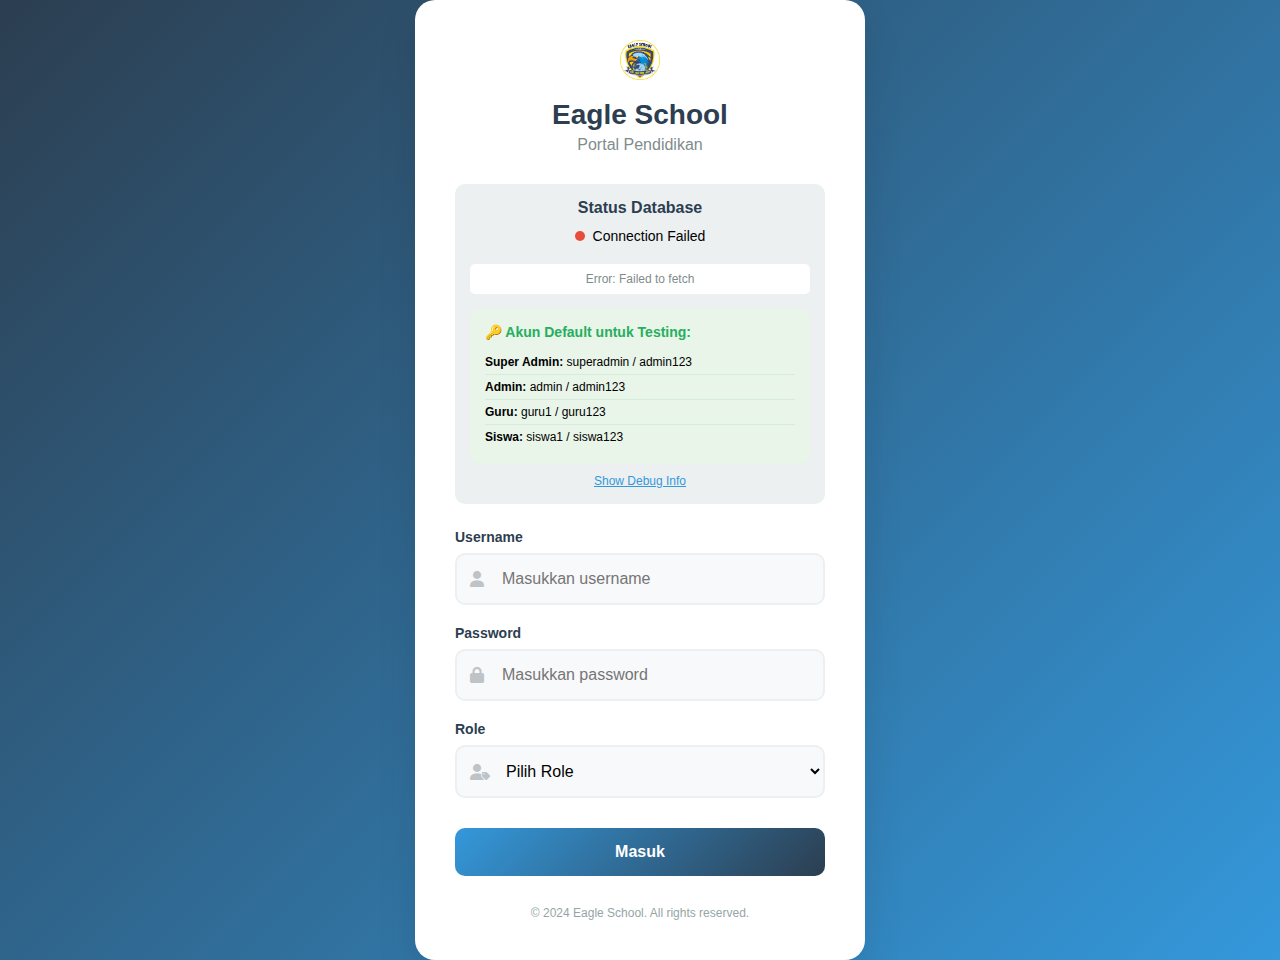
<file: login.html>
<!DOCTYPE html>
<html lang="id">
<head>
    <meta charset="UTF-8">
    <meta name="viewport" content="width=device-width, initial-scale=1.0">
    <title>Eagle School - Login</title>
    <link href="https://cdnjs.cloudflare.com/ajax/libs/font-awesome/6.0.0/css/all.min.css" rel="stylesheet">
    <style>
        * {
            margin: 0;
            padding: 0;
            box-sizing: border-box;
        }

        body {
            font-family: 'Segoe UI', Tahoma, Geneva, Verdana, sans-serif;
            background: linear-gradient(135deg, #2c3e50 0%, #3498db 100%);
            min-height: 100vh;
            display: flex;
            justify-content: center;
            align-items: center;
        }

        .login-container {
            background: white;
            border-radius: 20px;
            box-shadow: 0 20px 40px rgba(0, 0, 0, 0.1);
            padding: 40px;
            width: 100%;
            max-width: 450px;
            text-align: center;
        }

        .logo-section {
            margin-bottom: 30px;
        }

        .logo-section img {
            width: 80px;
            height: 80px;
            margin-bottom: 15px;
        }

        .logo-section h1 {
            color: #2c3e50;
            font-size: 28px;
            font-weight: 700;
            margin-bottom: 5px;
        }

        .logo-section p {
            color: #7f8c8d;
            font-size: 16px;
        }

        .config-section {
            background: #ecf0f1;
            padding: 15px;
            border-radius: 10px;
            margin-bottom: 25px;
        }

        .config-section h3 {
            color: #2c3e50;
            margin-bottom: 10px;
            font-size: 16px;
        }

        .status-indicator {
            display: inline-flex;
            align-items: center;
            gap: 8px;
            font-size: 14px;
            margin-bottom: 10px;
        }

        .status-dot {
            width: 10px;
            height: 10px;
            border-radius: 50%;
            background: #e74c3c;
        }

        .status-dot.online {
            background: #27ae60;
        }

        .config-info {
            font-size: 12px;
            color: #7f8c8d;
            background: white;
            padding: 8px;
            border-radius: 5px;
            margin-top: 10px;
        }

        .form-group {
            margin-bottom: 20px;
            text-align: left;
        }

        .form-group label {
            display: block;
            margin-bottom: 8px;
            font-weight: 600;
            color: #2c3e50;
            font-size: 14px;
        }

        .input-wrapper {
            position: relative;
        }

        .input-wrapper i {
            position: absolute;
            left: 15px;
            top: 50%;
            transform: translateY(-50%);
            color: #bdc3c7;
            font-size: 16px;
        }

        input, select {
            width: 100%;
            padding: 15px 15px 15px 45px;
            border: 2px solid #ecf0f1;
            border-radius: 10px;
            font-size: 16px;
            transition: all 0.3s ease;
            background: #f8f9fa;
        }

        input:focus, select:focus {
            outline: none;
            border-color: #3498db;
            background: white;
            box-shadow: 0 0 0 3px rgba(52, 152, 219, 0.1);
        }

        select {
            padding-left: 45px;
            cursor: pointer;
        }

        .login-btn {
            width: 100%;
            padding: 15px;
            background: linear-gradient(135deg, #3498db 0%, #2c3e50 100%);
            color: white;
            border: none;
            border-radius: 10px;
            font-size: 16px;
            font-weight: 600;
            cursor: pointer;
            transition: all 0.3s ease;
            margin-top: 10px;
        }

        .login-btn:hover:not(:disabled) {
            transform: translateY(-2px);
            box-shadow: 0 10px 20px rgba(52, 152, 219, 0.2);
        }

        .login-btn:disabled {
            opacity: 0.6;
            cursor: not-allowed;
            transform: none;
        }

        .alert {
            padding: 12px;
            border-radius: 8px;
            margin-bottom: 20px;
            font-size: 14px;
            font-weight: 500;
        }

        .alert-success {
            background: #d4edda;
            color: #155724;
            border: 1px solid #c3e6cb;
        }

        .alert-error {
            background: #f8d7da;
            color: #721c24;
            border: 1px solid #f5c6cb;
        }

        .loading {
            display: inline-block;
            width: 20px;
            height: 20px;
            border: 2px solid #ffffff;
            border-top: 2px solid transparent;
            border-radius: 50%;
            animation: spin 1s linear infinite;
            margin-right: 10px;
        }

        @keyframes spin {
            0% { transform: rotate(0deg); }
            100% { transform: rotate(360deg); }
        }

        .footer-text {
            margin-top: 30px;
            color: #95a5a6;
            font-size: 12px;
        }

        .default-accounts {
            background: #e8f5e8;
            padding: 15px;
            border-radius: 10px;
            margin-top: 15px;
            text-align: left;
        }

        .default-accounts h4 {
            color: #27ae60;
            margin-bottom: 10px;
            font-size: 14px;
        }

        .account-item {
            display: flex;
            justify-content: space-between;
            padding: 5px 0;
            border-bottom: 1px solid #d4edda;
            font-size: 12px;
        }

        .account-item:last-child {
            border-bottom: none;
        }

        .toggle-debug {
            background: none;
            border: none;
            color: #3498db;
            cursor: pointer;
            font-size: 12px;
            text-decoration: underline;
            margin-top: 10px;
        }

        .debug-info {
            background: #f8f9fa;
            padding: 10px;
            border-radius: 5px;
            margin-top: 10px;
            font-size: 12px;
            color: #666;
            text-align: left;
            max-height: 150px;
            overflow-y: auto;
            display: none;
        }

        /* Responsive */
        @media (max-width: 480px) {
            .login-container {
                margin: 20px;
                padding: 30px 20px;
            }
        }
    </style>
</head>
<body>
    <div class="login-container">
        <!-- Logo Section -->
        <div class="logo-section">
            <img src="Picture/eagle.png" alt="Logo Graduation Cap" style="width: 40px; height: auto;">
            <h1>Eagle School</h1>
            <p>Portal Pendidikan</p>
        </div>

        <!-- Configuration Section -->
        <div class="config-section">
            <h3>Status Database</h3>
            <div class="status-indicator">
                <span class="status-dot" id="dbStatus"></span>
                <span id="dbStatusText">Checking connection...</span>
            </div>
            <div class="config-info" id="configInfo">
                Google Apps Script - Menguji koneksi ke database
            </div>
            
            <!-- Default Accounts Info -->
            <div class="default-accounts">
                <h4>🔑 Akun Default untuk Testing:</h4>
                <div class="account-item">
                    <span><strong>Super Admin:</strong> superadmin / admin123</span>
                </div>
                <div class="account-item">
                    <span><strong>Admin:</strong> admin / admin123</span>
                </div>
                <div class="account-item">
                    <span><strong>Guru:</strong> guru1 / guru123</span>
                </div>
                <div class="account-item">
                    <span><strong>Siswa:</strong> siswa1 / siswa123</span>
                </div>
            </div>
            
            <button class="toggle-debug" onclick="toggleDebug()">Show Debug Info</button>
            <div class="debug-info" id="debugInfo"></div>
        </div>

        <!-- Login Section -->
        <div id="loginSection">
            <div id="loginAlert"></div>
            <form id="loginForm">
                <div class="form-group">
                    <label for="username">Username</label>
                    <div class="input-wrapper">
                        <i class="fas fa-user"></i>
                        <input type="text" id="username" name="username" placeholder="Masukkan username" required>
                    </div>
                </div>

                <div class="form-group">
                    <label for="password">Password</label>
                    <div class="input-wrapper">
                        <i class="fas fa-lock"></i>
                        <input type="password" id="password" name="password" placeholder="Masukkan password" required>
                    </div>
                </div>

                <div class="form-group">
                    <label for="role">Role</label>
                    <div class="input-wrapper">
                        <i class="fas fa-user-tag"></i>
                        <select id="role" name="role" required>
                            <option value="">Pilih Role</option>
                            <option value="siswa">Siswa</option>
                            <option value="guru">Guru</option>
                            <option value="admin">Admin</option>
                            <option value="superadmin">Super Admin</option>
                        </select>
                    </div>
                </div>

                <button type="submit" class="login-btn" id="loginBtn">
                    <span id="loginBtnText">Masuk</span>
                </button>
            </form>

            <div class="footer-text">
                &copy; 2024 Eagle School. All rights reserved.
            </div>
        </div>
    </div>

    <script>
        // KONFIGURASI - GANTI DENGAN URL DEPLOYMENT APPS SCRIPT ANDA
        const GOOGLE_SCRIPT_URL = 'https://script.google.com/macros/s/AKfycbzIuhHozhAWHKEWqrvbTTGDPa513V-WAYdoucTYiRzl07Sdk26YV-D-r09CEvC7wLmz/exec';
        
        // Role page mappings - sesuaikan dengan struktur folder Anda
        const ROLE_PAGES = {
            'siswa': 'pages/siswa/index.html',
            'guru': 'pages/guru/index.html', 
            'admin': 'index.html',
            'superadmin': 'userid.html'
        };

        let currentUser = null;
        let debugLogs = [];

        // Fungsi untuk log debug
        function debugLog(message) {
            const timestamp = new Date().toLocaleTimeString();
            debugLogs.push(`[${timestamp}] ${message}`);
            updateDebugInfo();
            console.log(message);
        }

        // Update debug info display
        function updateDebugInfo() {
            const debugInfo = document.getElementById('debugInfo');
            debugInfo.innerHTML = debugLogs.slice(-10).join('<br>'); // Show last 10 logs
        }

        // Toggle debug info
        function toggleDebug() {
            const debugInfo = document.getElementById('debugInfo');
            const toggleBtn = document.querySelector('.toggle-debug');
            
            if (debugInfo.style.display === 'none') {
                debugInfo.style.display = 'block';
                toggleBtn.textContent = 'Hide Debug Info';
            } else {
                debugInfo.style.display = 'none';
                toggleBtn.textContent = 'Show Debug Info';
            }
        }

        // Fungsi untuk cek koneksi database
        async function checkDatabaseConnection() {
            const statusDot = document.getElementById('dbStatus');
            const statusText = document.getElementById('dbStatusText');
            const configInfo = document.getElementById('configInfo');
            
            debugLog('Checking database connection...');
            
            try {
                const response = await fetch(GOOGLE_SCRIPT_URL + '?action=test', {
                    method: 'GET',
                });
                
                debugLog(`Response status: ${response.status}`);
                
                if (response.ok) {
                    const data = await response.json();
                    debugLog(`Response data: ${JSON.stringify(data)}`);
                    
                    statusDot.classList.add('online');
                    statusText.textContent = 'Database Connected';
                    configInfo.textContent = `Connected to Google Sheets - ${data.message || 'Ready'}`;
                } else {
                    throw new Error(`HTTP ${response.status}`);
                }
            } catch (error) {
                debugLog(`Database connection error: ${error.message}`);
                statusDot.classList.remove('online');
                statusText.textContent = 'Connection Failed';
                configInfo.textContent = `Error: ${error.message}`;
            }
        }

        // Fungsi untuk menampilkan alert
        function showAlert(message, type = 'error') {
            const alertDiv = document.getElementById('loginAlert');
            alertDiv.innerHTML = `<div class="alert alert-${type}">${message}</div>`;
            
            // Auto hide after 5 seconds
            setTimeout(() => {
                alertDiv.innerHTML = '';
            }, 5000);
        }

        // Fungsi login
        async function handleLogin(event) {
            event.preventDefault();
            
            const username = document.getElementById('username').value;
            const password = document.getElementById('password').value;
            const role = document.getElementById('role').value;
            const loginBtn = document.getElementById('loginBtn');
            const loginBtnText = document.getElementById('loginBtnText');
            
            // Validasi input
            if (!username || !password || !role) {
                showAlert('Semua field harus diisi!');
                return;
            }
            
            // Set loading state
            loginBtn.disabled = true;
            loginBtnText.innerHTML = '<span class="loading"></span>Memproses...';
            
            debugLog(`Login attempt: ${username} as ${role}`);
            
            try {
                const formData = new FormData();
                formData.append('action', 'login');
                formData.append('username', username);
                formData.append('password', password);
                formData.append('role', role);
                
                const response = await fetch(GOOGLE_SCRIPT_URL, {
                    method: 'POST',
                    body: formData
                });
                
                debugLog(`Login response status: ${response.status}`);
                
                const data = await response.json();
                debugLog(`Login response: ${JSON.stringify(data)}`);
                
                if (data.success) {
                    currentUser = data.user;
                    showAlert('Login berhasil! Mengalihkan...', 'success');
                    
                    // Simpan session
                    sessionStorage.setItem('currentUser', JSON.stringify(currentUser));
                    
                    // Redirect berdasarkan role
                    setTimeout(() => {
                        if (role === 'admin') {
                            // Untuk admin, redirect ke index.html (halaman utama)
                            window.location.href = 'index.html';
                        } else {
                            // Untuk role lain, redirect ke halaman masing-masing
                            const targetPage = ROLE_PAGES[role];
                            if (targetPage) {
                                window.location.href = targetPage;
                            } else {
                                window.location.href = 'index.html';
                            }
                        }
                    }, 1500);
                    
                } else {
                    showAlert(data.message || 'Login gagal!');
                }
                
            } catch (error) {
                debugLog(`Login error: ${error.message}`);
                showAlert('Terjadi kesalahan saat login. Silakan coba lagi.');
            } finally {
                // Reset button state
                loginBtn.disabled = false;
                loginBtnText.textContent = 'Masuk';
            }
        }

        // Event listeners
        document.addEventListener('DOMContentLoaded', function() {
            // Cek koneksi database saat halaman dimuat
            checkDatabaseConnection();
            
            // Set up login form
            document.getElementById('loginForm').addEventListener('submit', handleLogin);
            
            // Auto-fill untuk testing (opsional - hapus di production)
            const params = new URLSearchParams(window.location.search);
            if (params.get('test') === '1') {
                document.getElementById('username').value = 'admin';
                document.getElementById('password').value = 'admin123';
                document.getElementById('role').value = 'admin';
            }
            
            debugLog('Login page loaded successfully');
        });

        // Cek jika user sudah login
        window.addEventListener('load', function() {
            const savedUser = sessionStorage.getItem('currentUser');
            if (savedUser) {
                try {
                    currentUser = JSON.parse(savedUser);
                    debugLog(`Found saved session for: ${currentUser.username}`);
                    
                    // Redirect jika sudah login
                    const targetPage = ROLE_PAGES[currentUser.role] || 'index.html';
                    window.location.href = targetPage;
                } catch (error) {
                    debugLog(`Error parsing saved session: ${error.message}`);
                    sessionStorage.removeItem('currentUser');
                }
            }
        });
    </script>
</body>
</html>
</file>
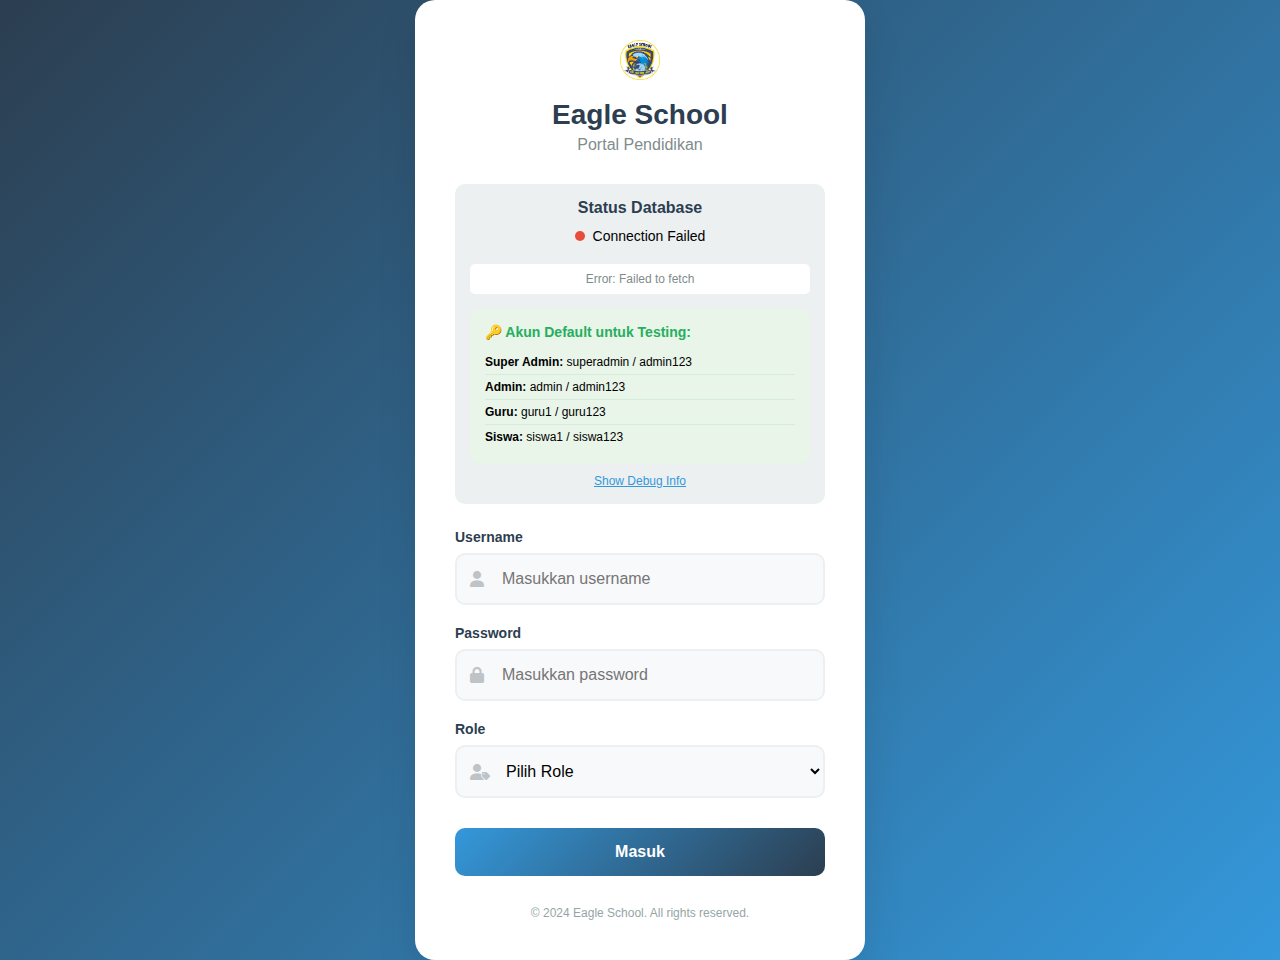
<file: userid.html>
<!DOCTYPE html>
<html lang="id">
<head>
    <meta charset="UTF-8">
    <meta name="viewport" content="width=device-width, initial-scale=1.0">
    <title>Eagle School - Admin Dashboard</title>
    <link href="https://cdnjs.cloudflare.com/ajax/libs/font-awesome/6.0.0/css/all.min.css" rel="stylesheet">
    <style>
        * {
            margin: 0;
            padding: 0;
            box-sizing: border-box;
        }

        body {
            font-family: 'Segoe UI', Tahoma, Geneva, Verdana, sans-serif;
            background: #f8f9fa;
            min-height: 100vh;
        }

        .header {
            background: linear-gradient(135deg, #2c3e50 0%, #3498db 100%);
            color: white;
            padding: 20px 0;
            box-shadow: 0 2px 10px rgba(0, 0, 0, 0.1);
        }

        .header-content {
            max-width: 1200px;
            margin: 0 auto;
            padding: 0 20px;
            display: flex;
            justify-content: space-between;
            align-items: center;
        }

        .logo-section {
            display: flex;
            align-items: center;
            gap: 15px;
        }

        .logo {
            width: 50px;
            height: 50px;
            background: rgba(255, 255, 255, 0.2);
            border-radius: 50%;
            display: flex;
            align-items: center;
            justify-content: center;
            font-size: 20px;
        }

        .user-info {
            display: flex;
            align-items: center;
            gap: 15px;
        }

        .logout-btn {
            background: #e74c3c;
            color: white;
            border: none;
            padding: 10px 20px;
            border-radius: 8px;
            cursor: pointer;
            font-weight: 600;
            transition: all 0.3s ease;
        }

        .logout-btn:hover {
            background: #c0392b;
            transform: translateY(-2px);
        }

        .container {
            max-width: 1200px;
            margin: 0 auto;
            padding: 30px 20px;
        }

        .main-section {
            background: white;
            border-radius: 15px;
            box-shadow: 0 5px 15px rgba(0, 0, 0, 0.08);
            overflow: hidden;
        }

        .section-header {
            background: linear-gradient(135deg, #3498db 0%, #2c3e50 100%);
            color: white;
            padding: 25px 30px;
        }

        .section-title {
            font-size: 24px;
            font-weight: 700;
            display: flex;
            align-items: center;
            gap: 10px;
        }

        .section-content {
            padding: 30px;
        }

        .add-user-form {
            background: #f8f9fa;
            padding: 25px;
            border-radius: 10px;
            margin-bottom: 30px;
            border-left: 4px solid #3498db;
        }

        .form-title {
            font-size: 18px;
            font-weight: 600;
            color: #2c3e50;
            margin-bottom: 20px;
            display: flex;
            align-items: center;
            gap: 10px;
        }

        .form-grid {
            display: grid;
            grid-template-columns: repeat(auto-fit, minmax(200px, 1fr));
            gap: 15px;
            margin-bottom: 20px;
        }

        .form-group {
            margin-bottom: 0;
        }

        .form-group label {
            display: block;
            margin-bottom: 5px;
            font-weight: 600;
            color: #2c3e50;
            font-size: 14px;
        }

        input, select {
            width: 100%;
            padding: 12px;
            border: 2px solid #e9ecef;
            border-radius: 8px;
            font-size: 14px;
            transition: all 0.3s ease;
            background: white;
        }

        input:focus, select:focus {
            outline: none;
            border-color: #3498db;
            box-shadow: 0 0 0 3px rgba(52, 152, 219, 0.1);
        }

        .btn {
            padding: 12px 25px;
            border: none;
            border-radius: 8px;
            font-size: 14px;
            font-weight: 600;
            cursor: pointer;
            transition: all 0.3s ease;
            display: inline-flex;
            align-items: center;
            gap: 8px;
        }

        .btn-primary {
            background: #3498db;
            color: white;
        }

        .btn-success {
            background: #27ae60;
            color: white;
        }

        .btn-warning {
            background: #f39c12;
            color: white;
        }

        .btn-danger {
            background: #e74c3c;
            color: white;
        }

        .btn:hover {
            transform: translateY(-2px);
            box-shadow: 0 3px 10px rgba(0, 0, 0, 0.2);
        }

        .btn:disabled {
            opacity: 0.6;
            cursor: not-allowed;
            transform: none;
        }

        .alert {
            padding: 15px;
            border-radius: 8px;
            margin-bottom: 20px;
            font-size: 14px;
            font-weight: 500;
            display: flex;
            align-items: center;
            gap: 10px;
        }

        .alert-success {
            background: #d4edda;
            color: #155724;
            border: 1px solid #c3e6cb;
        }

        .alert-error {
            background: #f8d7da;
            color: #721c24;
            border: 1px solid #f5c6cb;
        }

        .users-section {
            margin-top: 30px;
        }

        .search-section {
            background: #f8f9fa;
            padding: 20px;
            border-radius: 10px;
            margin-bottom: 20px;
            border-left: 4px solid #27ae60;
        }

        .search-container {
            display: flex;
            gap: 15px;
            align-items: center;
            flex-wrap: wrap;
        }

        .search-input-group {
            flex: 1;
            min-width: 250px;
            position: relative;
        }

        .search-input {
            width: 100%;
            padding: 12px 15px 12px 45px;
            border: 2px solid #e9ecef;
            border-radius: 8px;
            font-size: 14px;
            transition: all 0.3s ease;
            background: white;
        }

        .search-input:focus {
            outline: none;
            border-color: #27ae60;
            box-shadow: 0 0 0 3px rgba(39, 174, 96, 0.1);
        }

        .search-icon {
            position: absolute;
            left: 15px;
            top: 50%;
            transform: translateY(-50%);
            color: #7f8c8d;
            font-size: 16px;
        }

        .clear-search-btn {
            position: absolute;
            right: 10px;
            top: 50%;
            transform: translateY(-50%);
            background: none;
            border: none;
            color: #7f8c8d;
            cursor: pointer;
            padding: 5px;
            border-radius: 50%;
            transition: all 0.3s ease;
        }

        .clear-search-btn:hover {
            background: #e9ecef;
            color: #e74c3c;
        }

        .search-results-info {
            margin-top: 10px;
            font-size: 13px;
            color: #7f8c8d;
            display: flex;
            align-items: center;
            gap: 8px;
        }

        .highlight {
            background: #fff3cd;
            padding: 2px 4px;
            border-radius: 3px;
            font-weight: 600;
        }

        .users-table {
            width: 100%;
            border-collapse: collapse;
            background: white;
            border-radius: 10px;
            overflow: hidden;
            box-shadow: 0 2px 10px rgba(0, 0, 0, 0.1);
        }

        .users-table th,
        .users-table td {
            padding: 15px 12px;
            text-align: left;
            border-bottom: 1px solid #e9ecef;
        }

        .users-table th {
            background: #f8f9fa;
            font-weight: 600;
            color: #2c3e50;
            font-size: 14px;
        }

        .users-table tbody tr:hover {
            background: #f8f9fa;
        }

        .role-badge {
            padding: 4px 8px;
            border-radius: 12px;
            font-size: 11px;
            font-weight: 600;
            text-transform: uppercase;
        }

        .role-superadmin { background: #e74c3c; color: white; }
        .role-admin { background: #f39c12; color: white; }
        .role-guru { background: #27ae60; color: white; }
        .role-siswa { background: #3498db; color: white; }

        .action-buttons {
            display: flex;
            gap: 5px;
        }

        .btn-small {
            padding: 6px 10px;
            font-size: 11px;
            min-width: auto;
        }

        .loading {
            display: inline-block;
            width: 16px;
            height: 16px;
            border: 2px solid #ffffff;
            border-top: 2px solid transparent;
            border-radius: 50%;
            animation: spin 1s linear infinite;
            margin-right: 8px;
        }

        @keyframes spin {
            0% { transform: rotate(0deg); }
            100% { transform: rotate(360deg); }
        }

        .stats-cards {
            display: grid;
            grid-template-columns: repeat(auto-fit, minmax(150px, 1fr));
            gap: 15px;
            margin-bottom: 30px;
        }

        .stat-card {
            background: white;
            padding: 20px;
            border-radius: 10px;
            box-shadow: 0 2px 10px rgba(0, 0, 0, 0.08);
            text-align: center;
            border-top: 3px solid #3498db;
        }

        .stat-number {
            font-size: 24px;
            font-weight: 700;
            color: #2c3e50;
            margin-bottom: 5px;
        }

        .stat-label {
            color: #7f8c8d;
            font-size: 12px;
            font-weight: 600;
        }

        .no-results {
            text-align: center;
            padding: 40px;
            color: #7f8c8d;
        }

        .no-results i {
            font-size: 48px;
            margin-bottom: 15px;
            opacity: 0.5;
        }

        @media (max-width: 768px) {
            .header-content {
                flex-direction: column;
                gap: 15px;
                text-align: center;
            }

            .form-grid {
                grid-template-columns: 1fr;
            }

            .users-table {
                font-size: 12px;
            }

            .users-table th,
            .users-table td {
                padding: 8px 6px;
            }

            .search-container {
                flex-direction: column;
                align-items: stretch;
            }

            .search-input-group {
                min-width: auto;
            }
        }
    </style>
</head>
<body>
    <!-- Header -->
    <div class="header">
        <div class="header-content">
            <div class="logo-section">
                <img src="Picture/eagle.png" alt="Logo Graduation Cap" style="width: 40px; height: auto;">
                <div>
                    <h1>Eagle School</h1>
                    <p>Admin Dashboard</p>
                </div>
            </div>
            <div class="user-info">
                <div>
                    <div id="currentUserName">Administrator</div>
                    <small id="currentUserRole">Admin</small>
                </div>
                <button class="logout-btn" onclick="logout()">
                    <i class="fas fa-sign-out-alt"></i> Logout
                </button>
            </div>
        </div>
    </div>

    <div class="container">
        <!-- Statistics Cards -->
        <div class="stats-cards">
            <div class="stat-card">
                <div class="stat-number" id="totalUsers">-</div>
                <div class="stat-label">Total User</div>
            </div>
            <div class="stat-card">
                <div class="stat-number" id="totalSiswa">-</div>
                <div class="stat-label">Siswa</div>
            </div>
            <div class="stat-card">
                <div class="stat-number" id="totalGuru">-</div>
                <div class="stat-label">Guru</div>
            </div>
            <div class="stat-card">
                <div class="stat-number" id="totalAdmin">-</div>
                <div class="stat-label">Admin</div>
            </div>
        </div>

        <!-- Main Section -->
        <div class="main-section">
            <div class="section-header">
                <div class="section-title">
                    <i class="fas fa-users-cog"></i>
                    Manajemen User
                </div>
            </div>
            
            <div class="section-content">
                <div id="mainAlert"></div>
                
                <!-- Add User Form -->
                <div class="add-user-form">
                    <div class="form-title">
                        <i class="fas fa-user-plus"></i>
                        Tambah User Baru
                    </div>
                    
                    <form id="addUserForm">
                        <div class="form-grid">
                            <div class="form-group">
                                <label for="newUsername">Username</label>
                                <input type="text" id="newUsername" required placeholder="Username">
                            </div>
                            
                            <div class="form-group">
                                <label for="newPassword">Password</label>
                                <input type="password" id="newPassword" required placeholder="Password">
                            </div>
                            
                            <div class="form-group">
                                <label for="newName">Nama Lengkap</label>
                                <input type="text" id="newName" required placeholder="Nama Lengkap">
                            </div>
                            
                            <div class="form-group">
                                <label for="newRole">Role</label>
                                <select id="newRole" required>
                                    <option value="">Pilih Role</option>
                                    <option value="siswa">Siswa</option>
                                    <option value="guru">Guru</option>
                                    <option value="admin">Admin</option>
                                    <option value="superadmin">Super Admin</option>
                                </select>
                            </div>
                        </div>
                        
                        <button type="submit" class="btn btn-success" id="addUserBtn">
                            <i class="fas fa-plus"></i>
                            <span id="addUserBtnText">Tambah User</span>
                        </button>
                    </form>
                </div>

                <!-- Users List -->
                <div class="users-section">
                    <div style="display: flex; justify-content: space-between; align-items: center; margin-bottom: 15px;">
                        <h3 style="color: #2c3e50; margin: 0;">
                            <i class="fas fa-list"></i> Daftar User
                        </h3>
                        <button class="btn btn-primary" onclick="loadUsers()">
                            <i class="fas fa-sync-alt"></i> Refresh
                        </button>
                    </div>

                    <!-- Search Section -->
                    <div class="search-section">
                        <div class="search-container">
                            <div class="search-input-group">
                                <i class="fas fa-search search-icon"></i>
                                <input 
                                    type="text" 
                                    id="searchInput" 
                                    class="search-input" 
                                    placeholder="Cari berdasarkan nama, username, atau role..."
                                    autocomplete="off"
                                >
                                <button type="button" class="clear-search-btn" id="clearSearchBtn" onclick="clearSearch()" style="display: none;">
                                    <i class="fas fa-times"></i>
                                </button>
                            </div>
                        </div>
                        <div class="search-results-info" id="searchResultsInfo" style="display: none;">
                            <i class="fas fa-info-circle"></i>
                            <span id="searchResultsText">Menampilkan semua user</span>
                        </div>
                    </div>
                    
                    <div style="overflow-x: auto;">
                        <table class="users-table">
                            <thead>
                                <tr>
                                    <th>ID</th>
                                    <th>Username</th>
                                    <th>Password</th>
                                    <th>Role</th>
                                    <th>Nama</th>
                                    <th>Created</th>
                                    <th>Aksi</th>
                                </tr>
                            </thead>
                            <tbody id="usersTableBody">
                                <tr>
                                    <td colspan="7" style="text-align: center; padding: 40px; color: #7f8c8d;">
                                        <i class="fas fa-spinner fa-spin"></i> Memuat data user...
                                    </td>
                                </tr>
                            </tbody>
                        </table>
                    </div>
                </div>
            </div>
        </div>
    </div>

    <script>
        // KONFIGURASI - Google Apps Script URL
        const GOOGLE_SCRIPT_URL = 'https://script.google.com/macros/s/AKfycbzIuhHozhAWHKEWqrvbTTGDPa513V-WAYdoucTYiRzl07Sdk26YV-D-r09CEvC7wLmz/exec';
        
        let currentUser = null;
        let allUsers = [];
        let filteredUsers = [];

        // Initialize
        document.addEventListener('DOMContentLoaded', function() {
            // Cek session
            const savedUser = sessionStorage.getItem('currentUser');
            if (!savedUser) {
                window.location.href = 'login.html';
                return;
            }
            
            try {
                currentUser = JSON.parse(savedUser);
                
                // Cek apakah user adalah admin atau superadmin
                if (!['admin', 'superadmin'].includes(currentUser.role)) {
                    alert('Anda tidak memiliki akses ke halaman ini!');
                    window.location.href = 'login.html';
                    return;
                }
                
                // Update UI dengan info user
                document.getElementById('currentUserName').textContent = currentUser.name || currentUser.username;
                document.getElementById('currentUserRole').textContent = currentUser.role.charAt(0).toUpperCase() + currentUser.role.slice(1);
                
                // Setup search functionality
                setupSearch();
                
                // Load data
                loadUsers();
                
            } catch (error) {
                console.error('Error parsing user session:', error);
                window.location.href = 'login.html';
            }
        });

        // Setup search functionality
        function setupSearch() {
            const searchInput = document.getElementById('searchInput');
            const clearSearchBtn = document.getElementById('clearSearchBtn');
            
            // Real-time search
            searchInput.addEventListener('input', function() {
                const searchTerm = this.value.trim();
                
                if (searchTerm.length > 0) {
                    clearSearchBtn.style.display = 'block';
                    performSearch(searchTerm);
                } else {
                    clearSearchBtn.style.display = 'none';
                    showAllUsers();
                }
            });

            // Enter key search
            searchInput.addEventListener('keypress', function(e) {
                if (e.key === 'Enter') {
                    e.preventDefault();
                    const searchTerm = this.value.trim();
                    if (searchTerm.length > 0) {
                        performSearch(searchTerm);
                    }
                }
            });
        }

        // Perform search
        function performSearch(searchTerm) {
            if (allUsers.length === 0) return;
            
            const searchTermLower = searchTerm.toLowerCase();
            
            filteredUsers = allUsers.filter(user => {
                return (
                    user.name.toLowerCase().includes(searchTermLower) ||
                    user.username.toLowerCase().includes(searchTermLower) ||
                    user.role.toLowerCase().includes(searchTermLower)
                );
            });
            
            displayUsers(filteredUsers, searchTerm);
            updateSearchResultsInfo(filteredUsers.length, allUsers.length, searchTerm);
        }

        // Show all users (clear search)
        function showAllUsers() {
            filteredUsers = [...allUsers];
            displayUsers(filteredUsers);
            hideSearchResultsInfo();
        }

        // Clear search
        function clearSearch() {
            const searchInput = document.getElementById('searchInput');
            const clearSearchBtn = document.getElementById('clearSearchBtn');
            
            searchInput.value = '';
            clearSearchBtn.style.display = 'none';
            showAllUsers();
            searchInput.focus();
        }

        // Update search results info
        function updateSearchResultsInfo(filteredCount, totalCount, searchTerm) {
            const searchResultsInfo = document.getElementById('searchResultsInfo');
            const searchResultsText = document.getElementById('searchResultsText');
            
            if (filteredCount === totalCount) {
                searchResultsText.textContent = `Menampilkan semua ${totalCount} user`;
            } else if (filteredCount === 0) {
                searchResultsText.innerHTML = `Tidak ditemukan user dengan kata kunci "<span class="highlight">${searchTerm}</span>"`;
            } else {
                searchResultsText.innerHTML = `Ditemukan ${filteredCount} dari ${totalCount} user dengan kata kunci "<span class="highlight">${searchTerm}</span>"`;
            }
            
            searchResultsInfo.style.display = 'flex';
        }

        // Hide search results info
        function hideSearchResultsInfo() {
            const searchResultsInfo = document.getElementById('searchResultsInfo');
            searchResultsInfo.style.display = 'none';
        }

        // Highlight search terms in text
        function highlightSearchTerm(text, searchTerm) {
            if (!searchTerm || searchTerm.length === 0) return text;
            
            const regex = new RegExp(`(${searchTerm})`, 'gi');
            return text.replace(regex, '<span class="highlight">$1</span>');
        }

        // Load users from Google Apps Script
        async function loadUsers() {
            const tableBody = document.getElementById('usersTableBody');
            tableBody.innerHTML = '<tr><td colspan="7" style="text-align: center; padding: 40px; color: #7f8c8d;"><i class="fas fa-spinner fa-spin"></i> Memuat data user...</td></tr>';
            
            try {
                const formData = new FormData();
                formData.append('action', 'getUsers');
                formData.append('current_user_role', currentUser.role);
                
                const response = await fetch(GOOGLE_SCRIPT_URL, {
                    method: 'POST',
                    body: formData
                });
                
                const result = await response.json();
                
                if (result.success) {
                    allUsers = result.users || [];
                    filteredUsers = [...allUsers];
                    displayUsers(filteredUsers);
                    updateStats(allUsers);
                    hideSearchResultsInfo();
                } else {
                    throw new Error(result.message || 'Gagal memuat data user');
                }
                
            } catch (error) {
                console.error('Error loading users:', error);
                showAlert('Gagal memuat data user: ' + error.message, 'error');
                tableBody.innerHTML = '<tr><td colspan="7" style="text-align: center; padding: 40px; color: #e74c3c;">Gagal memuat data: ' + error.message + '</td></tr>';
            }
        }

        function displayUsers(users, searchTerm = '') {
            const tableBody = document.getElementById('usersTableBody');
            
            if (users.length === 0) {
                const isSearching = searchTerm.length > 0;
                const emptyMessage = isSearching 
                    ? `<div class="no-results">
                        <i class="fas fa-search"></i>
                        <div>Tidak ditemukan user dengan kata kunci "<strong>${searchTerm}</strong>"</div>
                        <small style="margin-top: 10px; color: #95a5a6;">Coba gunakan kata kunci yang berbeda</small>
                       </div>`
                    : `<div class="no-results">
                        <i class="fas fa-users"></i>
                        <div>Belum ada data user</div>
                       </div>`;
                
                tableBody.innerHTML = `<tr><td colspan="7" style="padding: 0;">${emptyMessage}</td></tr>`;
                return;
            }
            
            const tableHtml = users.map(user => {
                // Highlight search terms if searching
                const highlightedName = searchTerm ? highlightSearchTerm(user.name, searchTerm) : user.name;
                const highlightedUsername = searchTerm ? highlightSearchTerm(user.username, searchTerm) : user.username;
                const highlightedRole = searchTerm ? highlightSearchTerm(user.role, searchTerm) : user.role;
                
                return `
                    <tr>
                        <td><strong>${user.id}</strong></td>
                        <td><strong>${highlightedUsername}</strong></td>
                        <td><span style="font-family: monospace;">${user.password || '****'}</span></td>
                        <td><span class="role-badge role-${user.role}">${highlightedRole}</span></td>
                        <td>${highlightedName}</td>
                        <td>${formatDate(user.created)}</td>
                        <td>
                            <div class="action-buttons">
                                <button class="btn btn-warning btn-small" onclick="editUser(${user.id})">
                                    <i class="fas fa-edit"></i>
                                </button>
                                ${user.username !== currentUser.username ? `
                                    <button class="btn btn-danger btn-small" onclick="deleteUser(${user.id}, '${user.username}')">
                                        <i class="fas fa-trash"></i>
                                    </button>
                                ` : ''}
                            </div>
                        </td>
                    </tr>
                `;
            }).join('');
            
            tableBody.innerHTML = tableHtml;
        }

        function formatDate(dateString) {
            if (!dateString) return '-';
            try {
                const date = new Date(dateString);
                return date.toLocaleDateString('id-ID');
            } catch (e) {
                return dateString;
            }
        }

        function updateStats(users) {
            const totalUsers = users.length;
            const totalSiswa = users.filter(u => u.role === 'siswa').length;
            const totalGuru = users.filter(u => u.role === 'guru').length;
            const totalAdmin = users.filter(u => ['admin', 'superadmin'].includes(u.role)).length;
            
            document.getElementById('totalUsers').textContent = totalUsers;
            document.getElementById('totalSiswa').textContent = totalSiswa;
            document.getElementById('totalGuru').textContent = totalGuru;
            document.getElementById('totalAdmin').textContent = totalAdmin;
        }

        // Add new user
        document.getElementById('addUserForm').addEventListener('submit', async function(e) {
            e.preventDefault();
            
            const username = document.getElementById('newUsername').value;
            const password = document.getElementById('newPassword').value;
            const name = document.getElementById('newName').value;
            const role = document.getElementById('newRole').value;
            const btn = document.getElementById('addUserBtn');
            const btnText = document.getElementById('addUserBtnText');
            
            // Validation
            if (!username || !password || !name || !role) {
                showAlert('Semua field harus diisi!', 'error');
                return;
            }
            
            // Set loading state
            btn.disabled = true;
            btnText.innerHTML = '<span class="loading"></span>Menambahkan...';
            
            try {
                const formData = new FormData();
                formData.append('action', 'addUser');
                formData.append('username', username);
                formData.append('password', password);
                formData.append('name', name);
                formData.append('role', role);
                formData.append('current_user_role', currentUser.role);
                
                const response = await fetch(GOOGLE_SCRIPT_URL, {
                    method: 'POST',
                    body: formData
                });
                
                const result = await response.json();
                
                if (result.success) {
                    showAlert('User berhasil ditambahkan!', 'success');
                    document.getElementById('addUserForm').reset();
                    loadUsers(); // Reload data
                } else {
                    throw new Error(result.message || 'Gagal menambahkan user');
                }
                
            } catch (error) {
                console.error('Error adding user:', error);
                showAlert('Terjadi kesalahan saat menambahkan user: ' + error.message, 'error');
            } finally {
                btn.disabled = false;
                btnText.textContent = 'Tambah User';
            }
        });

        // Edit user (simple prompt-based editing)
        function editUser(userId) {
            const user = allUsers.find(u => u.id === userId);
            if (!user) return;
            
            const newName = prompt(`Edit nama untuk ${user.username}:`, user.name);
            if (newName && newName !== user.name) {
                // Untuk saat ini hanya simulasi, Anda perlu menambahkan fungsi updateUser di Apps Script
                user.name = newName;
                displayUsers(filteredUsers);
                showAlert('Fitur edit akan segera tersedia!', 'error');
            }
        }

        // Delete user
        async function deleteUser(userId, username) {
            if (username === currentUser.username) {
                alert('Anda tidak dapat menghapus akun sendiri!');
                return;
            }
            
            if (!confirm(`Apakah Anda yakin ingin menghapus user "${username}"?`)) {
                return;
            }
            
            try {
                const formData = new FormData();
                formData.append('action', 'deleteUser');
                formData.append('userId', userId);
                formData.append('current_user_role', currentUser.role);
                
                const response = await fetch(GOOGLE_SCRIPT_URL, {
                    method: 'POST',
                    body: formData
                });
                
                const result = await response.json();
                
                if (result.success) {
                    showAlert('User berhasil dihapus!', 'success');
                    loadUsers(); // Reload data
                } else {
                    throw new Error(result.message || 'Gagal menghapus user');
                }
                
            } catch (error) {
                console.error('Error deleting user:', error);
                showAlert('Terjadi kesalahan saat menghapus user: ' + error.message, 'error');
            }
        }

        // Utility functions
        function showAlert(message, type = 'error') {
            const container = document.getElementById('mainAlert');
            const alertClass = type === 'error' ? 'alert-error' : 'alert-success';
            const icon = type === 'error' ? 'fa-exclamation-circle' : 'fa-check-circle';
            
            container.innerHTML = `
                <div class="alert ${alertClass}">
                    <i class="fas ${icon}"></i>
                    ${message}
                </div>
            `;
            
            setTimeout(() => {
                container.innerHTML = '';
            }, 5000);
        }

        function logout() {
            if (confirm('Apakah Anda yakin ingin logout?')) {
                sessionStorage.removeItem('currentUser');
                window.location.href = 'login.html';
            }
        }
    </script>
</body>
</html>
</file>
<file: styles.css>
/* Reset dan Base Styles */
* {
    margin: 0;
    padding: 0;
    box-sizing: border-box;
}

body {
    font-family: 'Segoe UI', Tahoma, Geneva, Verdana, sans-serif;
    background: linear-gradient(135deg, #667eea 0%, #764ba2 100%);
    min-height: 100vh;
    color: #333;
}

.container {
    max-width: 1200px;
    margin: 0 auto;
    padding: 0 20px;
}

/* Header Styles */
.header {
    background: rgba(255, 255, 255, 0.95);
    backdrop-filter: blur(10px);
    box-shadow: 0 2px 20px rgba(0, 0, 0, 0.1);
    position: sticky;
    top: 0;
    z-index: 1000;
}

.header-content {
    display: flex;
    justify-content: space-between;
    align-items: center;
    padding: 15px 20px;
    max-width: 1200px;
    margin: 0 auto;
}

.logo {
    display: flex;
    align-items: center;
    gap: 10px;
    font-size: 1.5rem;
    font-weight: bold;
    color: #4a5568;
}

.logo i {
    color: #667eea;
    font-size: 1.8rem;
}

.nav {
    display: flex;
    gap: 30px;
}

.nav-link {
    text-decoration: none;
    color: #4a5568;
    font-weight: 500;
    transition: color 0.3s ease;
}

.nav-link:hover {
    color: #667eea;
}

.user-menu {
    display: flex;
    align-items: center;
    gap: 10px;
    color: #4a5568;
    cursor: pointer;
    padding: 8px 15px;
    border-radius: 20px;
    transition: background 0.3s ease;
}

.user-menu:hover {
    background: #f7fafc;
}

/* Main Content */
.main-content {
    padding: 40px 0;
}

/* Search Container */
.search-container {
    display: flex;
    justify-content: center;
    margin-bottom: 40px;
}

.search-input {
    width: 500px;
    padding: 15px 20px;
    border: none;
    border-radius: 25px 0 0 25px;
    background: rgba(255, 255, 255, 0.95);
    font-size: 16px;
    outline: none;
    box-shadow: 0 4px 20px rgba(0, 0, 0, 0.1);
}

.search-btn {
    padding: 15px 20px;
    border: none;
    background: #667eea;
    color: white;
    border-radius: 0 25px 25px 0;
    cursor: pointer;
    transition: background 0.3s ease;
    box-shadow: 0 4px 20px rgba(0, 0, 0, 0.1);
}

.search-btn:hover {
    background: #5a67d8;
}

/* Section Styles */
.section {
    margin-bottom: 50px;
}

.section-title {
    font-size: 2rem;
    margin-bottom: 30px;
    color: white;
    text-align: left;
    text-shadow: 0 2px 4px rgba(0, 0, 0, 0.3);
}

/* App Grid */
.app-grid {
    display: grid;
    grid-template-columns: repeat(auto-fit, minmax(300px, 1fr));
    gap: 25px;
}

/* App Card */
.app-card {
    background: rgba(255, 255, 255, 0.95);
    border-radius: 15px;
    padding: 25px;
    display: flex;
    align-items: center;
    gap: 20px;
    box-shadow: 0 8px 32px rgba(0, 0, 0, 0.1);
    transition: all 0.3s ease;
    cursor: pointer;
    backdrop-filter: blur(10px);
}

.app-card:hover {
    transform: translateY(-5px);
    box-shadow: 0 15px 40px rgba(0, 0, 0, 0.2);
}

/* App Icon */
.app-icon {
    width: 60px;
    height: 60px;
    border-radius: 50%;
    display: flex;
    align-items: center;
    justify-content: center;
    font-size: 1.5rem;
    color: white;
    flex-shrink: 0;
}

/* Icon Colors */
.siakad { background: linear-gradient(135deg, #4299e1, #3182ce); }
.elearning { background: linear-gradient(135deg, #48bb78, #38a169); }
.library { background: linear-gradient(135deg, #ed8936, #dd6b20); }
.exam { background: linear-gradient(135deg, #9f7aea, #805ad5); }
.attendance { background: linear-gradient(135deg, #38b2ac, #319795); }
.grades { background: linear-gradient(135deg, #f56565, #e53e3e); }
.finance { background: linear-gradient(135deg, #fbb6ce, #ed64a6); }
.report { background: linear-gradient(135deg, #90cdf4, #63b3ed); }
.schedule { background: linear-gradient(135deg, #68d391, #48bb78); }
.ppdb { background: linear-gradient(135deg, #fbd38d, #f6ad55); }
.inventory { background: linear-gradient(135deg, #a78bfa, #8b5cf6); }
.hr { background: linear-gradient(135deg, #fc8181, #f56565); }

/* App Info */
.app-info {
    flex: 1;
}

.app-title {
    font-size: 1.2rem;
    font-weight: 600;
    color: #2d3748;
    margin-bottom: 5px;
}

.app-description {
    color: #718096;
    font-size: 0.9rem;
    line-height: 1.4;
}

/* Footer */
.footer {
    background: rgba(255, 255, 255, 0.1);
    text-align: center;
    padding: 20px 0;
    margin-top: 50px;
    color: white;
    backdrop-filter: blur(10px);
}

/* Responsive Design */
@media (max-width: 768px) {
    .header-content {
        flex-direction: column;
        gap: 15px;
    }
    
    .nav {
        gap: 20px;
    }
    
    .search-input {
        width: 100%;
        max-width: 400px;
    }
    
    .app-grid {
        grid-template-columns: 1fr;
    }
    
    .app-card {
        padding: 20px;
    }
    
    .section-title {
        font-size: 1.5rem;
    }
}

@media (max-width: 480px) {
    .app-card {
        flex-direction: column;
        text-align: center;
    }
    
    .app-icon {
        width: 50px;
        height: 50px;
        font-size: 1.2rem;
    }
    
    .search-container {
        flex-direction: column;
        align-items: center;
    }
    
    .search-input {
        border-radius: 25px;
        margin-bottom: 10px;
    }
    
    .search-btn {
        border-radius: 25px;
        width: 100px;
    }
}

/* Additional styles for Eagle School Portal */

/* Base styles */
* {
    margin: 0;
    padding: 0;
    box-sizing: border-box;
}

body {
    font-family: 'Segoe UI', Tahoma, Geneva, Verdana, sans-serif;
    background: linear-gradient(135deg, #667eea 0%, #764ba2 100%);
    min-height: 100vh;
    color: #333;
}

/* Container */
.container {
    max-width: 1200px;
    margin: 0 auto;
    padding: 0 20px;
}

/* Header styles */
.header {
    background: rgba(255, 255, 255, 0.95);
    backdrop-filter: blur(10px);
    box-shadow: 0 2px 20px rgba(0, 0, 0, 0.1);
    position: sticky;
    top: 0;
    z-index: 1000;
}

.header-content {
    display: flex;
    justify-content: space-between;
    align-items: center;
    padding: 15px 20px;
    max-width: 1200px;
    margin: 0 auto;
}

.logo {
    display: flex;
    align-items: center;
    gap: 10px;
    font-size: 1.5rem;
    font-weight: bold;
    color: #4a5568;
}

.nav {
    display: flex;
    gap: 30px;
}

.nav-link {
    text-decoration: none;
    color: #4a5568;
    font-weight: 500;
    transition: color 0.3s ease;
}

.nav-link:hover {
    color: #667eea;
}

.user-menu {
    display: flex;
    align-items: center;
    gap: 10px;
    color: #4a5568;
    cursor: pointer;
    padding: 8px 15px;
    border-radius: 20px;
    transition: background 0.3s ease;
}

.user-menu:hover {
    background: #f7fafc;
}

/* Main content */
.main-content {
    padding: 40px 0;
}

/* Footer */
.footer {
    background: rgba(0, 0, 0, 0.1);
    color: white;
    text-align: center;
    padding: 20px 0;
    backdrop-filter: blur(10px);
}

/* Utility classes */
.text-center {
    text-align: center;
}

.mb-20 {
    margin-bottom: 20px;
}

.mb-30 {
    margin-bottom: 30px;
}

.mb-40 {
    margin-bottom: 40px;
}

/* Responsive design */
@media (max-width: 768px) {
    .header-content {
        flex-direction: column;
        gap: 15px;
    }
    
    .nav {
        gap: 20px;
    }
    
    .container {
        padding: 0 15px;
    }
    
    .main-content {
        padding: 20px 0;
    }
}

@media (max-width: 480px) {
    .nav {
        flex-direction: column;
        gap: 10px;
        text-align: center;
    }
    
    .logo {
        font-size: 1.2rem;
    }
}
</file>
